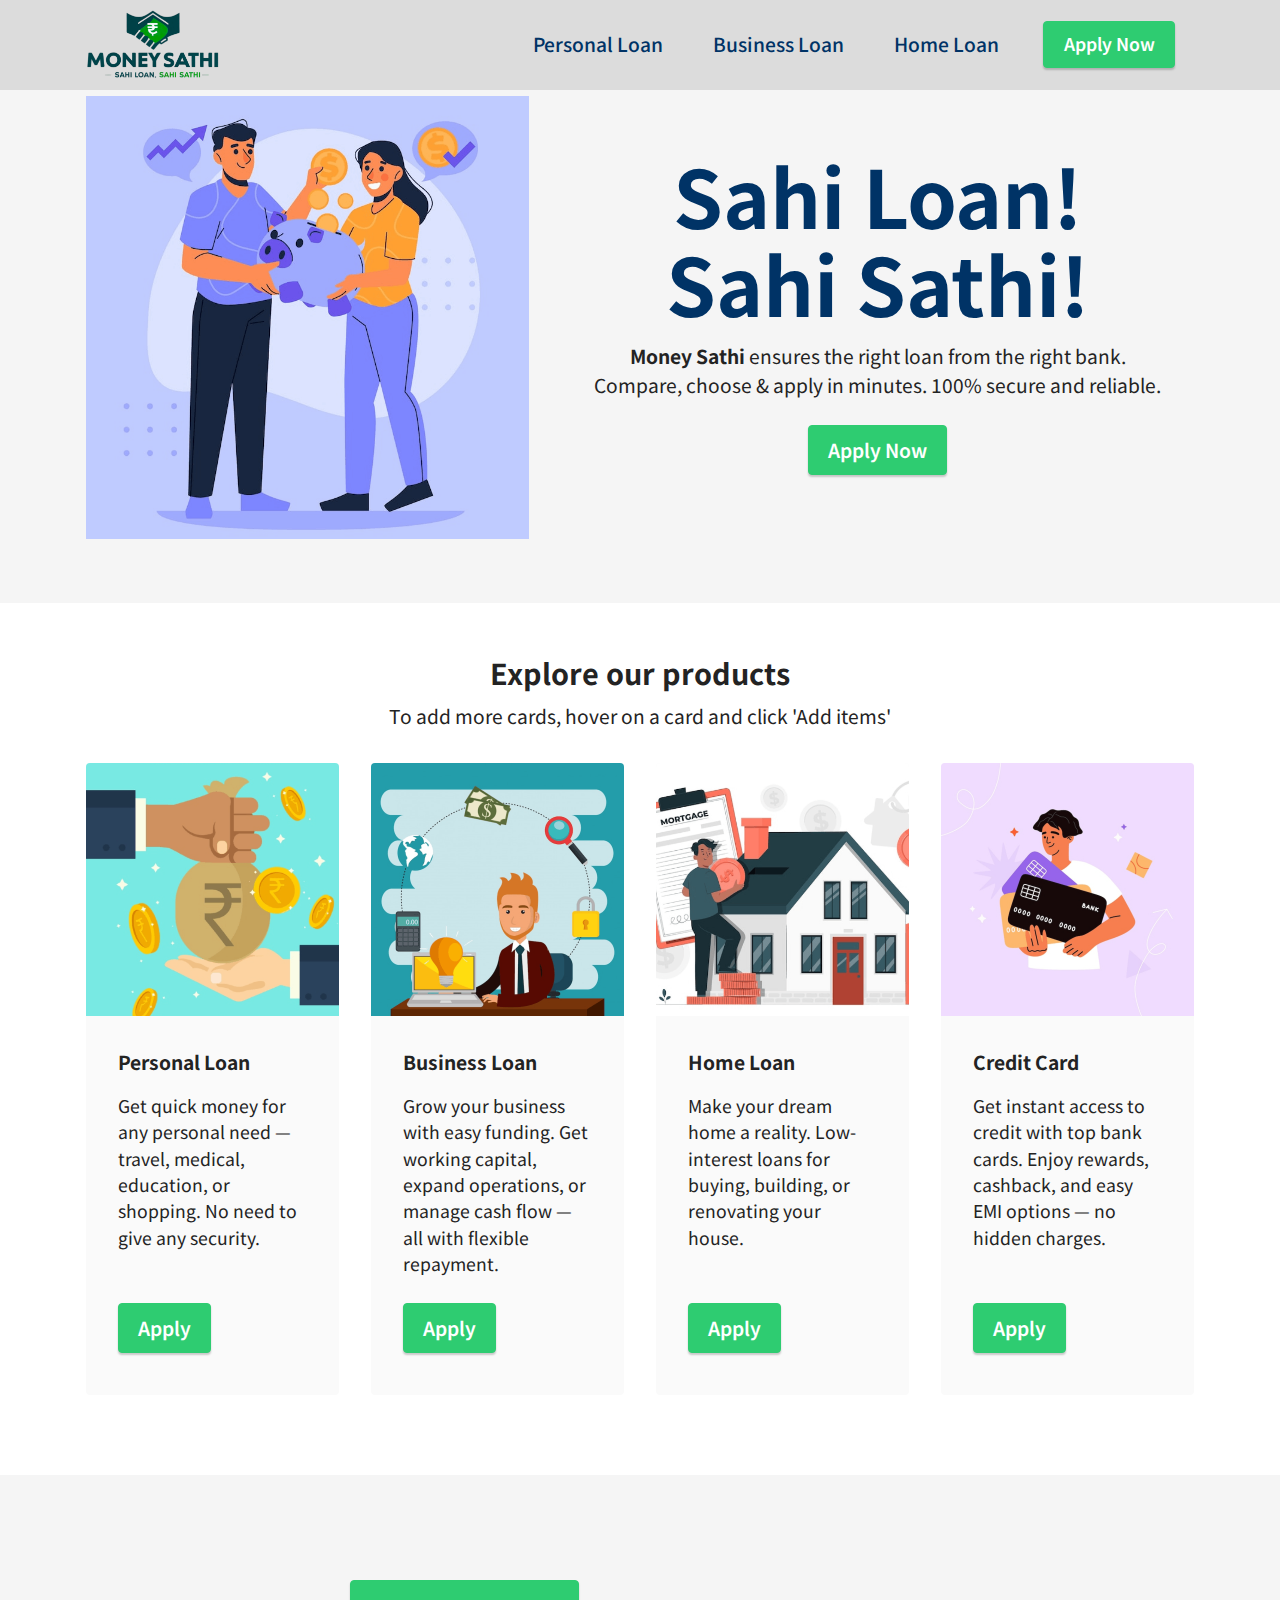
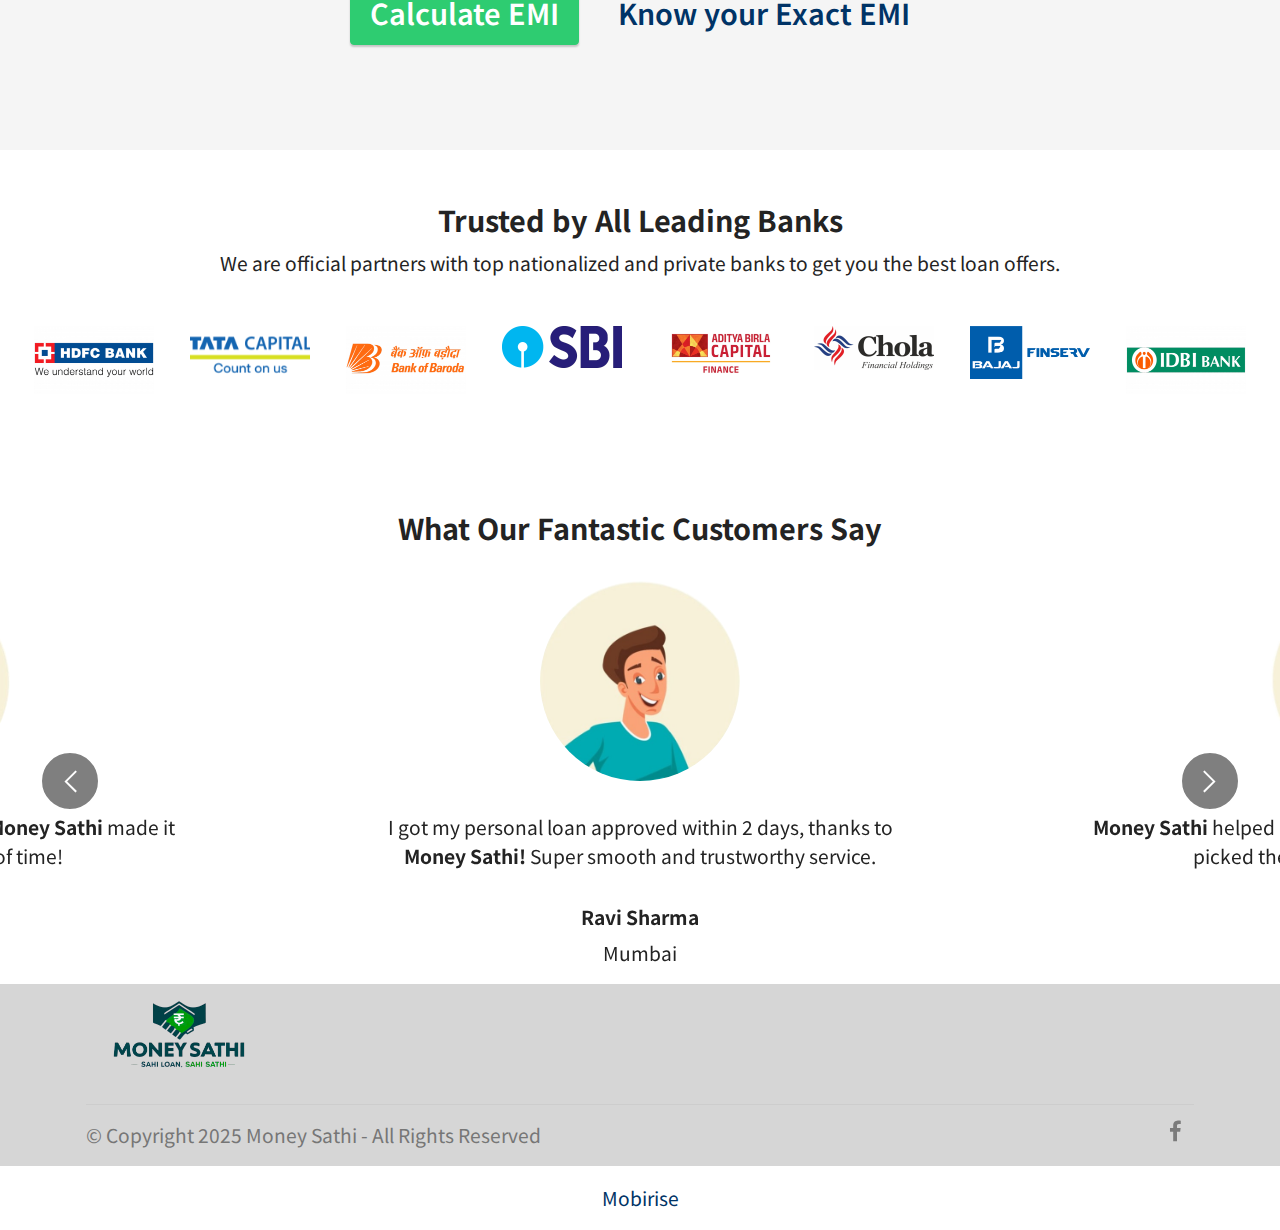
<file: index.html>
<!DOCTYPE html>
<html  >
<head>
  <!-- Site made with Mobirise Website Builder v6.0.5, https://mobirise.com -->
  <meta charset="UTF-8">
  <meta http-equiv="X-UA-Compatible" content="IE=edge">
  <meta name="generator" content="Mobirise v6.0.5, mobirise.com">
  <meta name="viewport" content="width=device-width, initial-scale=1, minimum-scale=1">
  <link rel="shortcut icon" href="assets/images/favicon.svg" type="image/x-icon">
  <meta name="description" content="">
  
  
  <title>Money Sathi</title>
  <link rel="stylesheet" href="assets/web/assets/mobirise-icons2/mobirise2.css">
  <link rel="stylesheet" href="assets/bootstrap/css/bootstrap.min.css">
  <link rel="stylesheet" href="assets/bootstrap/css/bootstrap-grid.min.css">
  <link rel="stylesheet" href="assets/bootstrap/css/bootstrap-reboot.min.css">
  <link rel="stylesheet" href="assets/dropdown/css/style.css">
  <link rel="stylesheet" href="assets/socicon/css/styles.css">
  <link rel="stylesheet" href="assets/theme/css/style.css">
  <link rel="preload" href="https://fonts.googleapis.com/css?family=Noto+Sans+JP:100,200,300,400,500,600,700,800,900&display=swap" as="style" onload="this.onload=null;this.rel='stylesheet'">
  <noscript><link rel="stylesheet" href="https://fonts.googleapis.com/css?family=Noto+Sans+JP:100,200,300,400,500,600,700,800,900&display=swap"></noscript>
  <link rel="preload" as="style" href="assets/mobirise/css/mbr-additional.css?v=coCOCZ"><link rel="stylesheet" href="assets/mobirise/css/mbr-additional.css?v=coCOCZ" type="text/css">

  
  
  
</head>
<body>
  
  <section data-bs-version="5.1" class="menu menu3 cid-sFAA5oUu2Y" once="menu" id="menu3-1">
    
    <nav class="navbar navbar-dropdown navbar-expand-lg">
        <div class="container">
            <div class="navbar-brand">
                <span class="navbar-logo">
                    <a href="https://moneysathi.in">
                        <img src="assets/images/money-sathi-logo.png" alt="Mobirise Website Builder" style="height: 4.3rem;">
                    </a>
                </span>
                
            </div>
            <button class="navbar-toggler" type="button" data-toggle="collapse" data-bs-toggle="collapse" data-target="#navbarSupportedContent" data-bs-target="#navbarSupportedContent" aria-controls="navbarNavAltMarkup" aria-expanded="false" aria-label="Toggle navigation">
                <div class="hamburger">
                    <span></span>
                    <span></span>
                    <span></span>
                    <span></span>
                </div>
            </button>
            <div class="collapse navbar-collapse" id="navbarSupportedContent">
                <ul class="navbar-nav nav-dropdown" data-app-modern-menu="true"><li class="nav-item"><a class="nav-link link text-primary display-7" href="https://forms.gle/mQazpL8ePftEpJFi7" target="_blank">Personal Loan</a></li>
                    <li class="nav-item"><a class="nav-link link text-primary display-7" href="https://forms.gle/mQazpL8ePftEpJFi7" target="_blank">Business Loan</a>
                    </li><li class="nav-item"><a class="nav-link link text-primary display-7" href="https://forms.gle/mQazpL8ePftEpJFi7" target="_blank">Home Loan</a></li></ul>
                
                <div class="navbar-buttons mbr-section-btn"><a class="btn btn-secondary display-4" href="https://forms.gle/mQazpL8ePftEpJFi7" target="_blank">Apply Now</a></div>
            </div>
        </div>
    </nav>
</section>

<section data-bs-version="5.1" class="header11 cid-uLL3B9uAzi" id="header11-b">

    

    
    

    <div class="container">
        <div class="row justify-content-center">
            <div class="col-12 col-md-5 image-wrapper">
                <img class="w-100" src="assets/images/hand-drawn-frugality-illustration-23-2150176787-740x740.png" alt="Mobirise Website Builder">
            </div>
            <div class="col-12 col-md">
                <div class="text-wrapper text-center">
                    <h1 class="mbr-section-title mbr-fonts-style mb-3 display-1"><strong>Sahi Loan! Sahi Sathi!</strong></h1>
                    <p class="mbr-text mbr-fonts-style display-7"><strong>
                        Money Sathi</strong> ensures the right loan from the right bank. Compare, choose &amp; apply in minutes. 100% secure and reliable.</p>
                    <div class="mbr-section-btn mt-3"><a class="btn btn-secondary display-7" href="https://forms.gle/mQazpL8ePftEpJFi7" target="_blank">Apply Now</a></div>
                </div>
            </div>
        </div>
    </div>
</section>

<section data-bs-version="5.1" class="features3 cid-uLKE5oY1SK" id="features3-2">
    
    
    <div class="container">
        <div class="mbr-section-head">
            <h4 class="mbr-section-title mbr-fonts-style align-center mb-0 display-5"><strong>Explore our products</strong></h4>
            <h5 class="mbr-section-subtitle mbr-fonts-style align-center mb-0 mt-2 display-7">To add more cards, hover on a card and
                click 'Add items'</h5>
        </div>
        <div class="row mt-4">
            <div class="item features-image col-12 col-md-6 col-lg-3">
                <div class="item-wrapper">
                    <div class="item-img">
                        <img src="assets/images/indian-rupee-investment-concept-23-2148005768-506x506.png" alt="PersonalLoanImage" data-slide-to="0" data-bs-slide-to="0">
                    </div>
                    <div class="item-content">
                        <h5 class="item-title mbr-fonts-style display-7"><strong>Personal Loan</strong></h5>
                        
                        <p class="mbr-text mbr-fonts-style mt-3 display-4">Get quick money for any personal need — travel, medical, education, or shopping. No need to give any security.</p>
                    </div>
                    <div class="mbr-section-btn item-footer mt-2"><a href="https://forms.gle/mQazpL8ePftEpJFi7" class="btn item-btn btn-secondary display-7" target="_blank">Apply</a></div>
                </div>
            </div>
            <div class="item features-image col-12 col-md-6 col-lg-3">
                <div class="item-wrapper">
                    <div class="item-img">
                        <img src="assets/images/businessman-office-with-e-mail-marketing-icons-24877-51291-506x506.png" alt="BusinessLoanImage" data-slide-to="1" data-bs-slide-to="1">
                    </div>
                    <div class="item-content">
                        <h5 class="item-title mbr-fonts-style display-7"><strong>Business Loan</strong></h5>
                        
                        <p class="mbr-text mbr-fonts-style mt-3 display-4">Grow your business with easy funding. Get working capital, expand operations, or manage cash flow — all with flexible repayment.</p>
                    </div>
                    <div class="mbr-section-btn item-footer mt-2"><a href="https://forms.gle/mQazpL8ePftEpJFi7" class="btn item-btn btn-secondary display-7" target="_blank">Apply</a></div>
                </div>
            </div>
            <div class="item features-image col-12 col-md-6 col-lg-3">
                <div class="item-wrapper">
                    <div class="item-img">
                        <img src="assets/images/mortgage-concept-illustration-114360-21884-696x464.png" alt="HomeLoanImage" data-slide-to="2" data-bs-slide-to="2">
                    </div>
                    <div class="item-content">
                        <h5 class="item-title mbr-fonts-style display-7"><strong>Home Loan</strong></h5>
                        
                        <p class="mbr-text mbr-fonts-style mt-3 display-4">Make your dream home a reality. Low-interest loans for buying, building, or renovating your house.<br></p>
                    </div>
                    <div class="mbr-section-btn item-footer mt-2"><a href="https://forms.gle/mQazpL8ePftEpJFi7" class="btn item-btn btn-secondary display-7" target="_blank">Apply</a></div>
                </div>
            </div><div class="item features-image col-12 col-md-6 col-lg-3">
                <div class="item-wrapper">
                    <div class="item-img">
                        <img src="assets/images/bezymannyj5-318237-460-506x506.png" alt="HomeLoanImage" data-slide-to="3" data-bs-slide-to="3">
                    </div>
                    <div class="item-content">
                        <h5 class="item-title mbr-fonts-style display-7"><strong>Credit Card</strong></h5>
                        
                        <p class="mbr-text mbr-fonts-style mt-3 display-4">Get instant access to credit with top bank cards. Enjoy rewards, cashback, and easy EMI options — no hidden charges.<br></p>
                    </div>
                    <div class="mbr-section-btn item-footer mt-2"><a href="https://forms.gle/mQazpL8ePftEpJFi7" class="btn item-btn btn-secondary display-7" target="_blank">Apply</a></div>
                </div>
            </div>
        </div>
    </div>
</section>

<section data-bs-version="5.1" class="content11 cid-uLKXAb0Ycc" id="content11-9">
    
    <div class="container">
        <div class="row justify-content-center">
            <div class="col-md-12 col-lg-10">
                <div class="mbr-section-btn align-center"><a class="btn btn-secondary display-5" href="https://emicalculator.net/" target="_blank">Calculate EMI<br></a>
                    <a class="btn btn-primary-outline display-5" href="">Know your Exact EMI</a></div>
            </div>
        </div>
    </div>
</section>

<section data-bs-version="5.1" class="clients1 cid-uLQtMAumLO" id="clients1-d">
    
    <div class="images-container container-fluid">
        <div class="mbr-section-head">
            <h3 class="mbr-section-title mbr-fonts-style align-center mb-0 display-5"><strong>Trusted by All Leading Banks</strong></h3>
            <h4 class="mbr-section-subtitle mbr-fonts-style align-center mb-0 mt-2 display-7">We are official partners with top nationalized and private banks to get you the best loan offers.</h4>
            
        </div>
        <div class="row justify-content-center mt-4">
            <div class="col-md-3 card">
                <img src="assets/images/hdfc-bank-logo-240x135.png" alt="Mobirise Website Builder">
            </div>
            <div class="col-md-3 card">
                <img src="assets/images/tatacapital.f2430836-1-240x240.png" alt="Mobirise Website Builder">
            </div>
            <div class="col-md-3 card">
                <img src="assets/images/bank-of-baroda-logo-240x135.png" alt="Mobirise Website Builder">
            </div>
            <div class="col-md-3 card">
                <img src="assets/images/sbi-logo-png1-240x84.png" alt="Mobirise Website Builder">
            </div>
            <div class="col-md-3 card">
                <img src="assets/images/abfl.cb809f8b-240x109.png" alt="Mobirise Website Builder">
            </div>
            <div class="col-md-3 card">
                <img src="assets/images/cholafhl-logo-240x88.png" alt="Mobirise Website Builder">
            </div>
            <div class="col-md-3 card">
                <img src="assets/images/bajaj.5cc788e7-240x105.png" alt="Mobirise Website Builder">
            </div>
            <div class="col-md-3 card">
                <img src="assets/images/idbi-bank-logo-240x135.png" alt="Mobirise Website Builder">
            </div>
        </div>
    </div>
</section>

<section data-bs-version="5.1" class="people5 mbr-embla cid-uLQv1h0Fse" id="people5-e">

    

    
    

    <div class="position-relative text-center">
        <h3 class="mb-4 mbr-fonts-style display-5">
            <strong>What Our Fantastic Customers Say</strong>
        </h3>

        <div class="embla" data-skip-snaps="true" data-align="center" data-loop="true" data-auto-play-interval="5" data-draggable="true">
            <div class="embla__viewport container-fluid">
                <div class="embla__container">
                    <div class="embla__slide slider-image item active" style="margin-left: 5rem; margin-right: 5rem;">
                        <div class="user">
                            <div class="user_image">
                                <div class="item-wrapper position-relative">
                                    <img src="assets/images/01-600x650.jpeg" alt="Mobirise Website Builder" data-slide-to="0" data-bs-slide-to="0">
                                </div>
                            </div>
                            <div class="user_text mb-4">
                                <p class="mbr-fonts-style display-7">
                                    I got my personal loan approved within 2 days, thanks to <strong>Money Sathi!</strong> Super smooth and trustworthy service.
                                </p>
                            </div>
                            <div class="user_name mbr-fonts-style mb-2 display-7"><strong>Ravi Sharma</strong></div>
                            <div class="user_desk mbr-fonts-style display-7">
                                Mumbai
                            </div>
                        </div>
                    </div>
                    <div class="embla__slide slider-image item" style="margin-left: 5rem; margin-right: 5rem;">
                        <div class="user">
                            <div class="user_image">
                                <div class="item-wrapper position-relative">
                                    <img src="assets/images/32-600x650.jpeg" alt="Mobirise Website Builder" data-slide-to="1" data-bs-slide-to="1">
                                </div>
                            </div>
                            <div class="user_text mb-4">
                                <p class="mbr-fonts-style display-7"><strong>
                                    Money Sathi</strong> helped me compare offers from multiple banks. I picked the best rate without any hassle!
                                </p>
                            </div>
                            <div class="user_name mbr-fonts-style mb-2 display-7"><strong>Neha Verma</strong></div>
                            <div class="user_desk mbr-fonts-style display-7">
                                Pune
                            </div>
                        </div>
                    </div>
                    <div class="embla__slide slider-image item" style="margin-left: 5rem; margin-right: 5rem;">
                        <div class="user">
                            <div class="user_image">
                                <div class="item-wrapper position-relative">
                                    <img src="assets/images/40-600x650.jpeg" alt="Mobirise Website Builder" data-slide-to="2" data-bs-slide-to="2">
                                </div>
                            </div>
                            <div class="user_text mb-4">
                                <p class="mbr-fonts-style display-7">
                                    Their team guided me through my home loan process like a true partner. Totally stress-free!
                                </p>
                            </div>
                            <div class="user_name mbr-fonts-style mb-2 display-7"><strong>&nbsp;Amit Singh</strong></div>
                            <div class="user_desk mbr-fonts-style display-7">
                                Delhi
                            </div>
                        </div>
                    </div><div class="embla__slide slider-image item" style="margin-left: 5rem; margin-right: 5rem;">
                        <div class="user">
                            <div class="user_image">
                                <div class="item-wrapper position-relative">
                                    <img src="assets/images/20-480x520.jpeg" alt="Mobirise Website Builder" data-slide-to="3" data-bs-slide-to="3">
                                </div>
                            </div>
                            <div class="user_text mb-4">
                                <p class="mbr-fonts-style display-7">
                                    Applied for a business loan and got quick approval. Their support was prompt and professional.
                                </p>
                            </div>
                            <div class="user_name mbr-fonts-style mb-2 display-7"><strong>Priya Mehta</strong></div>
                            <div class="user_desk mbr-fonts-style display-7">
                                Bengaluru
                            </div>
                        </div>
                    </div><div class="embla__slide slider-image item" style="margin-left: 5rem; margin-right: 5rem;">
                        <div class="user">
                            <div class="user_image">
                                <div class="item-wrapper position-relative">
                                    <img src="assets/images/71-480x520.jpeg" alt="Mobirise Website Builder" data-slide-to="4" data-bs-slide-to="4">
                                </div>
                            </div>
                            <div class="user_text mb-4">
                                <p class="mbr-fonts-style display-7">
                                    I didn’t know which bank to choose — <strong>Money Sathi </strong>made it simple and saved me a lot of time!
                                </p>
                            </div>
                            <div class="user_name mbr-fonts-style mb-2 display-7"><strong>Suresh Yadav</strong></div>
                            <div class="user_desk mbr-fonts-style display-7">
                                Jaipur
                            </div>
                        </div>
                    </div>
                </div>
            </div>
            <button class="embla__button embla__button--prev">
                <span class="mobi-mbri mobi-mbri-arrow-prev mbr-iconfont" aria-hidden="true"></span>
                <span class="sr-only visually-hidden visually-hidden">Previous</span>
            </button>
            <button class="embla__button embla__button--next">
                <span class="mobi-mbri mobi-mbri-arrow-next mbr-iconfont" aria-hidden="true"></span>
                <span class="sr-only visually-hidden visually-hidden">Next</span>
            </button>
        </div>
    </div>
</section>

<section data-bs-version="5.1" class="footer5 cid-uLL4KHu1HO" once="footers" id="footer5-c">

    

    

    <div class="container">
        <div class="media-container-row">
            <div class="col-md-2 col-6">
                <div class="media-wrap">
                    <a href="https://moneysathi.in/">
                        <img src="assets/images/money-sathi-logo.svg" alt="Mobirise Website Builder">
                    </a>
                </div>
            </div>
            <div class="col-10 col-6">
                <p class="mbr-text align-right links mbr-fonts-style display-7"></p>
            </div>
        </div>
        <!-- <div class="media-container-row">
            <div class="col-md-12"> -->
        <div class="footer-lower">
            <div class="media-container-row">
                <div class="col-md-12">
                    <hr>
                </div>
            </div>
            <div class="media-container-row">
                <div class="col-md-6 copyright">
                    <p class="mbr-text mbr-fonts-style display-7">
                        © Copyright 2025 Money Sathi - All Rights Reserved
                    </p>
                </div>
                <div class="col-md-6">
                    <div class="social-list align-right">
                        <div class="soc-item">
                            <a href="https://twitter.com/mobirise" target="_blank">
                                <span class="mbr-iconfont mbr-iconfont-social socicon-facebook socicon"></span>
                            </a>
                        </div>
                        
                        
                        
                        
                        
                    </div>
                </div>
            </div>
            <!-- </div>
            </div> -->
        </div>

    </div>
</section><section class="display-7" style="padding: 0;align-items: center;justify-content: center;flex-wrap: wrap;    align-content: center;display: flex;position: relative;height: 4rem;"><a href="https://mobiri.se/" style="flex: 1 1;height: 4rem;position: absolute;width: 100%;z-index: 1;"><img alt="" style="height: 4rem;" src="[data-uri]"></a><p style="margin: 0;text-align: center;" class="display-7">&#8204;</p><a style="z-index:1" href="https://mobirise.com">Mobirise </a></section><script src="assets/bootstrap/js/bootstrap.bundle.min.js"></script>  <script src="assets/smoothscroll/smooth-scroll.js"></script>  <script src="assets/ytplayer/index.js"></script>  <script src="assets/dropdown/js/navbar-dropdown.js"></script>  <script src="assets/embla/embla.min.js"></script>  <script src="assets/embla/script.js"></script>  <script src="assets/theme/js/script.js"></script>  
  
  
</body>
</html>
</file>
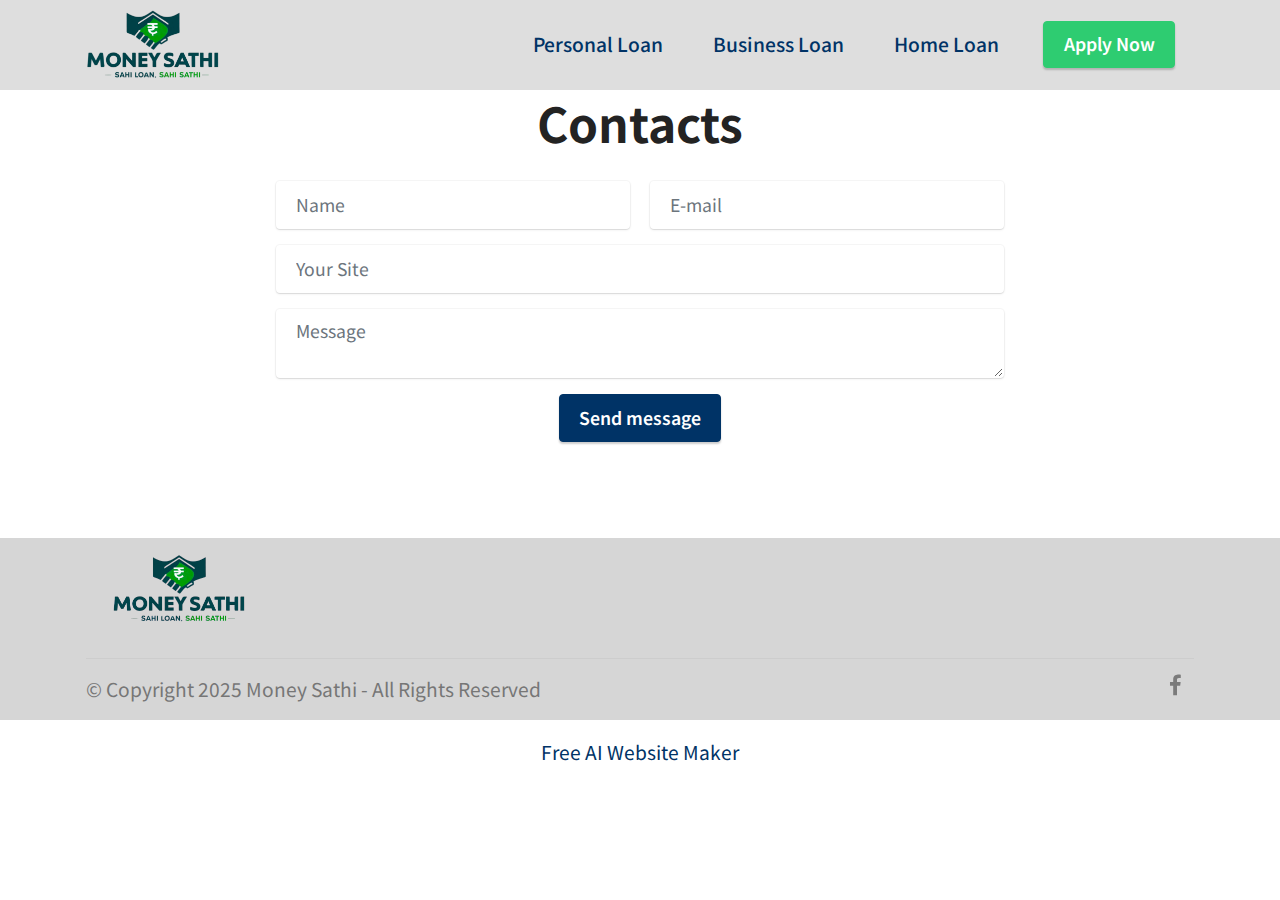
<file: page1.html>
<!DOCTYPE html>
<html  >
<head>
  <!-- Site made with Mobirise Website Builder v6.0.5, https://mobirise.com -->
  <meta charset="UTF-8">
  <meta http-equiv="X-UA-Compatible" content="IE=edge">
  <meta name="generator" content="Mobirise v6.0.5, mobirise.com">
  <meta name="viewport" content="width=device-width, initial-scale=1, minimum-scale=1">
  <link rel="shortcut icon" href="assets/images/favicon.svg" type="image/x-icon">
  <meta name="description" content="">
  
  
  <title>Personal Loan Form</title>
  <link rel="stylesheet" href="assets/bootstrap/css/bootstrap.min.css">
  <link rel="stylesheet" href="assets/bootstrap/css/bootstrap-grid.min.css">
  <link rel="stylesheet" href="assets/bootstrap/css/bootstrap-reboot.min.css">
  <link rel="stylesheet" href="assets/dropdown/css/style.css">
  <link rel="stylesheet" href="assets/socicon/css/styles.css">
  <link rel="stylesheet" href="assets/theme/css/style.css">
  <link rel="preload" href="https://fonts.googleapis.com/css?family=Noto+Sans+JP:100,200,300,400,500,600,700,800,900&display=swap" as="style" onload="this.onload=null;this.rel='stylesheet'">
  <noscript><link rel="stylesheet" href="https://fonts.googleapis.com/css?family=Noto+Sans+JP:100,200,300,400,500,600,700,800,900&display=swap"></noscript>
  <link rel="preload" as="style" href="assets/mobirise/css/mbr-additional.css?v=U8E2WI"><link rel="stylesheet" href="assets/mobirise/css/mbr-additional.css?v=U8E2WI" type="text/css">

  
  
  
</head>
<body>
  
  <section data-bs-version="5.1" class="menu menu3 cid-sFAA5oUu2Y" once="menu" id="menu3-5">
    
    <nav class="navbar navbar-dropdown navbar-expand-lg">
        <div class="container">
            <div class="navbar-brand">
                <span class="navbar-logo">
                    <a href="https://moneysathi.in">
                        <img src="assets/images/money-sathi-logo.png" alt="Mobirise Website Builder" style="height: 4.3rem;">
                    </a>
                </span>
                
            </div>
            <button class="navbar-toggler" type="button" data-toggle="collapse" data-bs-toggle="collapse" data-target="#navbarSupportedContent" data-bs-target="#navbarSupportedContent" aria-controls="navbarNavAltMarkup" aria-expanded="false" aria-label="Toggle navigation">
                <div class="hamburger">
                    <span></span>
                    <span></span>
                    <span></span>
                    <span></span>
                </div>
            </button>
            <div class="collapse navbar-collapse" id="navbarSupportedContent">
                <ul class="navbar-nav nav-dropdown" data-app-modern-menu="true"><li class="nav-item"><a class="nav-link link text-primary display-7" href="https://forms.gle/mQazpL8ePftEpJFi7" target="_blank">Personal Loan</a></li>
                    <li class="nav-item"><a class="nav-link link text-primary display-7" href="https://forms.gle/mQazpL8ePftEpJFi7" target="_blank">Business Loan</a>
                    </li><li class="nav-item"><a class="nav-link link text-primary display-7" href="https://forms.gle/mQazpL8ePftEpJFi7" target="_blank">Home Loan</a></li></ul>
                
                <div class="navbar-buttons mbr-section-btn"><a class="btn btn-secondary display-4" href="https://docs.google.com/document/d/1xA9y5DFJaiHzHAN4exOK40lg8saxIvnXDWttKit3ZA0/edit?usp=sharing" target="_blank">Apply Now</a></div>
            </div>
        </div>
    </nav>
</section>

<section data-bs-version="5.1" class="form5 cid-uLKTY5livg" id="form5-7">
    
    
    <div class="container">
        <div class="mbr-section-head">
            <h3 class="mbr-section-title mbr-fonts-style align-center mb-0 display-2">
                <strong>Contacts</strong>
            </h3>
            
        </div>
        <div class="row justify-content-center mt-4">
            <div class="col-lg-8 mx-auto mbr-form" data-form-type="formoid">
                <form action="https://mobirise.eu/" method="POST" class="mbr-form form-with-styler" data-form-title="Form Name"><input type="hidden" name="email" data-form-email="true" value="v9ZyvEMOXRojZuEFk63yGzMOBXrMMDtCmn8dBCLqtSkN3A0T/4GIncSdOnmqwjHWdzRbKYOUvzROuoa7T1tYv4sRm/7axpI69LOZ9vvwGGMlKlwzAH2k7b2K+A7yJTSx">
                    <div class="row">
                        <div hidden="hidden" data-form-alert="" class="alert alert-success col-12">Thanks for filling out the form!</div>
                        <div hidden="hidden" data-form-alert-danger="" class="alert alert-danger col-12">
                            Oops...! some problem!
                        </div>
                    </div>
                    <div class="dragArea row">
                        <div class="col-md col-sm-12 form-group mb-3" data-for="name">
                            <input type="text" name="name" placeholder="Name" data-form-field="name" class="form-control" value="" id="name-form5-7">
                        </div>
                        <div class="col-md col-sm-12 form-group mb-3" data-for="email">
                            <input type="email" name="email" placeholder="E-mail" data-form-field="email" class="form-control" value="" id="email-form5-7">
                        </div>
                        <div class="col-12 form-group mb-3" data-for="url">
                            <input type="url" name="url" placeholder="Your Site" data-form-field="url" class="form-control" value="" id="url-form5-7">
                        </div>
                        <div class="col-12 form-group mb-3" data-for="textarea">
                            <textarea name="textarea" placeholder="Message" data-form-field="textarea" class="form-control" id="textarea-form5-7"></textarea>
                        </div>
                        <div class="col-lg-12 col-md-12 col-sm-12 align-center mbr-section-btn">
                            <button type="submit" class="btn btn-primary display-4">Send message</button>
                        </div>
                    </div>
                </form>
            </div>
        </div>
    </div>
</section>

<section data-bs-version="5.1" class="footer5 cid-uLL4KHu1HO" once="footers" id="footer5-c">

    

    

    <div class="container">
        <div class="media-container-row">
            <div class="col-md-2 col-6">
                <div class="media-wrap">
                    <a href="https://moneysathi.in/">
                        <img src="assets/images/money-sathi-logo.svg" alt="Mobirise Website Builder">
                    </a>
                </div>
            </div>
            <div class="col-10 col-6">
                <p class="mbr-text align-right links mbr-fonts-style display-7"></p>
            </div>
        </div>
        <!-- <div class="media-container-row">
            <div class="col-md-12"> -->
        <div class="footer-lower">
            <div class="media-container-row">
                <div class="col-md-12">
                    <hr>
                </div>
            </div>
            <div class="media-container-row">
                <div class="col-md-6 copyright">
                    <p class="mbr-text mbr-fonts-style display-7">
                        © Copyright 2025 Money Sathi - All Rights Reserved
                    </p>
                </div>
                <div class="col-md-6">
                    <div class="social-list align-right">
                        <div class="soc-item">
                            <a href="https://twitter.com/mobirise" target="_blank">
                                <span class="mbr-iconfont mbr-iconfont-social socicon-facebook socicon"></span>
                            </a>
                        </div>
                        
                        
                        
                        
                        
                    </div>
                </div>
            </div>
            <!-- </div>
            </div> -->
        </div>

    </div>
</section><section class="display-7" style="padding: 0;align-items: center;justify-content: center;flex-wrap: wrap;    align-content: center;display: flex;position: relative;height: 4rem;"><a href="https://mobiri.se/" style="flex: 1 1;height: 4rem;position: absolute;width: 100%;z-index: 1;"><img alt="" style="height: 4rem;" src="[data-uri]"></a><p style="margin: 0;text-align: center;" class="display-7">&#8204;</p><a style="z-index:1" href="https://mobirise.com/builder/ai-website-maker.html">Free AI Website Maker</a></section><script src="assets/bootstrap/js/bootstrap.bundle.min.js"></script>  <script src="assets/smoothscroll/smooth-scroll.js"></script>  <script src="assets/ytplayer/index.js"></script>  <script src="assets/dropdown/js/navbar-dropdown.js"></script>  <script src="assets/theme/js/script.js"></script>  <script src="assets/formoid/formoid.min.js"></script>  
  
  
</body>
</html>
</file>
<file: assets/web/assets/mobirise-icons2/mobirise2.css>
@font-face {
  font-family: 'Moririse2';
  font-display: swap;
  src:  url('mobirise2.eot?f2bix4');
  src:  url('mobirise2.eot?f2bix4#iefix') format('embedded-opentype'),
    url('mobirise2.ttf?f2bix4') format('truetype'),
    url('mobirise2.woff?f2bix4') format('woff'),
    url('mobirise2.svg?f2bix4#mobirise2') format('svg');
  font-weight: normal;
  font-style: normal;
}

[class^="mobi-"], [class*=" mobi-"] {
  /* use !important to prevent issues with browser extensions that change fonts */
  font-family: 'Moririse2' !important;
  speak: none;
  font-style: normal;
  font-weight: normal;
  font-variant: normal;
  text-transform: none;
  line-height: 1;

  /* Better Font Rendering =========== */
  -webkit-font-smoothing: antialiased;
  -moz-osx-font-smoothing: grayscale;
}

.mobi-mbri-add-submenu:before {
  content: "\e900";
}
.mobi-mbri-alert:before {
  content: "\e901";
}
.mobi-mbri-align-center:before {
  content: "\e902";
}
.mobi-mbri-align-justify:before {
  content: "\e903";
}
.mobi-mbri-align-left:before {
  content: "\e904";
}
.mobi-mbri-align-right:before {
  content: "\e905";
}
.mobi-mbri-android:before {
  content: "\e906";
}
.mobi-mbri-apple:before {
  content: "\e907";
}
.mobi-mbri-arrow-down:before {
  content: "\e908";
}
.mobi-mbri-arrow-next:before {
  content: "\e909";
}
.mobi-mbri-arrow-prev:before {
  content: "\e90a";
}
.mobi-mbri-arrow-up:before {
  content: "\e90b";
}
.mobi-mbri-bold:before {
  content: "\e90c";
}
.mobi-mbri-bookmark:before {
  content: "\e90d";
}
.mobi-mbri-bootstrap:before {
  content: "\e90e";
}
.mobi-mbri-briefcase:before {
  content: "\e90f";
}
.mobi-mbri-browse:before {
  content: "\e910";
}
.mobi-mbri-bulleted-list:before {
  content: "\e911";
}
.mobi-mbri-calendar:before {
  content: "\e912";
}
.mobi-mbri-camera:before {
  content: "\e913";
}
.mobi-mbri-cart-add:before {
  content: "\e914";
}
.mobi-mbri-cart-full:before {
  content: "\e915";
}
.mobi-mbri-cash:before {
  content: "\e916";
}
.mobi-mbri-change-style:before {
  content: "\e917";
}
.mobi-mbri-chat:before {
  content: "\e918";
}
.mobi-mbri-clock:before {
  content: "\e919";
}
.mobi-mbri-close:before {
  content: "\e91a";
}
.mobi-mbri-cloud:before {
  content: "\e91b";
}
.mobi-mbri-code:before {
  content: "\e91c";
}
.mobi-mbri-contact-form:before {
  content: "\e91d";
}
.mobi-mbri-credit-card:before {
  content: "\e91e";
}
.mobi-mbri-cursor-click:before {
  content: "\e91f";
}
.mobi-mbri-cust-feedback:before {
  content: "\e920";
}
.mobi-mbri-database:before {
  content: "\e921";
}
.mobi-mbri-delivery:before {
  content: "\e922";
}
.mobi-mbri-desktop:before {
  content: "\e923";
}
.mobi-mbri-devices:before {
  content: "\e924";
}
.mobi-mbri-down:before {
  content: "\e925";
}
.mobi-mbri-download-2:before {
  content: "\e926";
}
.mobi-mbri-download:before {
  content: "\e927";
}
.mobi-mbri-drag-n-drop-2:before {
  content: "\e928";
}
.mobi-mbri-drag-n-drop:before {
  content: "\e929";
}
.mobi-mbri-edit-2:before {
  content: "\e92a";
}
.mobi-mbri-edit:before {
  content: "\e92b";
}
.mobi-mbri-error:before {
  content: "\e92c";
}
.mobi-mbri-extension:before {
  content: "\e92d";
}
.mobi-mbri-features:before {
  content: "\e92e";
}
.mobi-mbri-file:before {
  content: "\e92f";
}
.mobi-mbri-flag:before {
  content: "\e930";
}
.mobi-mbri-folder:before {
  content: "\e931";
}
.mobi-mbri-gift:before {
  content: "\e932";
}
.mobi-mbri-github:before {
  content: "\e933";
}
.mobi-mbri-globe-2:before {
  content: "\e934";
}
.mobi-mbri-globe:before {
  content: "\e935";
}
.mobi-mbri-growing-chart:before {
  content: "\e936";
}
.mobi-mbri-hearth:before {
  content: "\e937";
}
.mobi-mbri-help:before {
  content: "\e938";
}
.mobi-mbri-home:before {
  content: "\e939";
}
.mobi-mbri-hot-cup:before {
  content: "\e93a";
}
.mobi-mbri-idea:before {
  content: "\e93b";
}
.mobi-mbri-image-gallery:before {
  content: "\e93c";
}
.mobi-mbri-image-slider:before {
  content: "\e93d";
}
.mobi-mbri-info:before {
  content: "\e93e";
}
.mobi-mbri-italic:before {
  content: "\e93f";
}
.mobi-mbri-key:before {
  content: "\e940";
}
.mobi-mbri-laptop:before {
  content: "\e941";
}
.mobi-mbri-layers:before {
  content: "\e942";
}
.mobi-mbri-left-right:before {
  content: "\e943";
}
.mobi-mbri-left:before {
  content: "\e944";
}
.mobi-mbri-letter:before {
  content: "\e945";
}
.mobi-mbri-like:before {
  content: "\e946";
}
.mobi-mbri-link:before {
  content: "\e947";
}
.mobi-mbri-lock:before {
  content: "\e948";
}
.mobi-mbri-login:before {
  content: "\e949";
}
.mobi-mbri-logout:before {
  content: "\e94a";
}
.mobi-mbri-magic-stick:before {
  content: "\e94b";
}
.mobi-mbri-map-pin:before {
  content: "\e94c";
}
.mobi-mbri-menu:before {
  content: "\e94d";
}
.mobi-mbri-mobile-2:before {
  content: "\e94e";
}
.mobi-mbri-mobile-horizontal:before {
  content: "\e94f";
}
.mobi-mbri-mobile:before {
  content: "\e950";
}
.mobi-mbri-mobirise:before {
  content: "\e951";
}
.mobi-mbri-more-horizontal:before {
  content: "\e952";
}
.mobi-mbri-more-vertical:before {
  content: "\e953";
}
.mobi-mbri-music:before {
  content: "\e954";
}
.mobi-mbri-new-file:before {
  content: "\e955";
}
.mobi-mbri-numbered-list:before {
  content: "\e956";
}
.mobi-mbri-opened-folder:before {
  content: "\e957";
}
.mobi-mbri-pages:before {
  content: "\e958";
}
.mobi-mbri-paper-plane:before {
  content: "\e959";
}
.mobi-mbri-paperclip:before {
  content: "\e95a";
}
.mobi-mbri-phone:before {
  content: "\e95b";
}
.mobi-mbri-photo:before {
  content: "\e95c";
}
.mobi-mbri-photos:before {
  content: "\e95d";
}
.mobi-mbri-pin:before {
  content: "\e95e";
}
.mobi-mbri-play:before {
  content: "\e95f";
}
.mobi-mbri-plus:before {
  content: "\e960";
}
.mobi-mbri-preview:before {
  content: "\e961";
}
.mobi-mbri-print:before {
  content: "\e962";
}
.mobi-mbri-protect:before {
  content: "\e963";
}
.mobi-mbri-question:before {
  content: "\e964";
}
.mobi-mbri-quote-left:before {
  content: "\e965";
}
.mobi-mbri-quote-right:before {
  content: "\e966";
}
.mobi-mbri-redo:before {
  content: "\e967";
}
.mobi-mbri-refresh:before {
  content: "\e968";
}
.mobi-mbri-responsive-2:before {
  content: "\e969";
}
.mobi-mbri-responsive:before {
  content: "\e96a";
}
.mobi-mbri-right:before {
  content: "\e96b";
}
.mobi-mbri-rocket:before {
  content: "\e96c";
}
.mobi-mbri-sad-face:before {
  content: "\e96d";
}
.mobi-mbri-sale:before {
  content: "\e96e";
}
.mobi-mbri-save:before {
  content: "\e96f";
}
.mobi-mbri-search:before {
  content: "\e970";
}
.mobi-mbri-setting-2:before {
  content: "\e971";
}
.mobi-mbri-setting-3:before {
  content: "\e972";
}
.mobi-mbri-setting:before {
  content: "\e973";
}
.mobi-mbri-share:before {
  content: "\e974";
}
.mobi-mbri-shopping-bag:before {
  content: "\e975";
}
.mobi-mbri-shopping-basket:before {
  content: "\e976";
}
.mobi-mbri-shopping-cart:before {
  content: "\e977";
}
.mobi-mbri-sites:before {
  content: "\e978";
}
.mobi-mbri-smile-face:before {
  content: "\e979";
}
.mobi-mbri-speed:before {
  content: "\e97a";
}
.mobi-mbri-star:before {
  content: "\e97b";
}
.mobi-mbri-success:before {
  content: "\e97c";
}
.mobi-mbri-sun:before {
  content: "\e97d";
}
.mobi-mbri-sun2:before {
  content: "\e97e";
}
.mobi-mbri-tablet-vertical:before {
  content: "\e97f";
}
.mobi-mbri-tablet:before {
  content: "\e980";
}
.mobi-mbri-target:before {
  content: "\e981";
}
.mobi-mbri-timer:before {
  content: "\e982";
}
.mobi-mbri-to-ftp:before {
  content: "\e983";
}
.mobi-mbri-to-local-drive:before {
  content: "\e984";
}
.mobi-mbri-touch-swipe:before {
  content: "\e985";
}
.mobi-mbri-touch:before {
  content: "\e986";
}
.mobi-mbri-trash:before {
  content: "\e987";
}
.mobi-mbri-underline:before {
  content: "\e988";
}
.mobi-mbri-undo:before {
  content: "\e989";
}
.mobi-mbri-unlink:before {
  content: "\e98a";
}
.mobi-mbri-unlock:before {
  content: "\e98b";
}
.mobi-mbri-up-down:before {
  content: "\e98c";
}
.mobi-mbri-up:before {
  content: "\e98d";
}
.mobi-mbri-update:before {
  content: "\e98e";
}
.mobi-mbri-upload-2:before {
  content: "\e98f";
}
.mobi-mbri-upload:before {
  content: "\e990";
}
.mobi-mbri-user-2:before {
  content: "\e991";
}
.mobi-mbri-user:before {
  content: "\e992";
}
.mobi-mbri-users:before {
  content: "\e993";
}
.mobi-mbri-video-play:before {
  content: "\e994";
}
.mobi-mbri-video:before {
  content: "\e995";
}
.mobi-mbri-watch:before {
  content: "\e996";
}
.mobi-mbri-website-theme-2:before {
  content: "\e997";
}
.mobi-mbri-website-theme:before {
  content: "\e998";
}
.mobi-mbri-wifi:before {
  content: "\e999";
}
.mobi-mbri-windows:before {
  content: "\e99a";
}
.mobi-mbri-zoom-in:before {
  content: "\e99b";
}
.mobi-mbri-zoom-out:before {
  content: "\e99c";
}
</file>
<file: assets/dropdown/css/style.css>
.navbar-dropdown {
  left: 0;
  padding: 0;
  position: absolute;
  right: 0;
  top: 0;
  transition: all 0.45s ease;
  z-index: 1030;
  background: #282828; }
  .navbar-dropdown .navbar-logo {
    margin-right: 0.8rem;
    transition: margin 0.3s ease-in-out;
    vertical-align: middle; }
    .navbar-dropdown .navbar-logo img {
      height: 3.125rem;
      transition: all 0.3s ease-in-out; }
    .navbar-dropdown .navbar-logo.mbr-iconfont {
      font-size: 3.125rem;
      line-height: 3.125rem; }
  .navbar-dropdown .navbar-caption {
    font-weight: 700;
    white-space: normal;
    vertical-align: -4px;
    line-height: 3.125rem !important; }
    .navbar-dropdown .navbar-caption, .navbar-dropdown .navbar-caption:hover {
      color: inherit;
      text-decoration: none; }
  .navbar-dropdown .mbr-iconfont + .navbar-caption {
    vertical-align: -1px; }
  .navbar-dropdown.navbar-fixed-top {
    position: fixed; }
  .navbar-dropdown .navbar-brand span {
    vertical-align: -4px; }
  .navbar-dropdown.bg-color.transparent {
    background: none; }
  .navbar-dropdown.navbar-short .navbar-brand {
    padding: 0.625rem 0; }
    .navbar-dropdown.navbar-short .navbar-brand span {
      vertical-align: -1px; }
  .navbar-dropdown.navbar-short .navbar-caption {
    line-height: 2.375rem !important;
    vertical-align: -2px; }
  .navbar-dropdown.navbar-short .navbar-logo {
    margin-right: 0.5rem; }
    .navbar-dropdown.navbar-short .navbar-logo img {
      height: 2.375rem; }
    .navbar-dropdown.navbar-short .navbar-logo.mbr-iconfont {
      font-size: 2.375rem;
      line-height: 2.375rem; }
  .navbar-dropdown.navbar-short .mbr-table-cell {
    height: 3.625rem; }
  .navbar-dropdown .navbar-close {
    left: 0.6875rem;
    position: fixed;
    top: 0.75rem;
    z-index: 1000; }
  .navbar-dropdown .hamburger-icon {
    content: "";
    display: inline-block;
    vertical-align: middle;
    width: 16px;
    -webkit-box-shadow: 0 -6px 0 1px #282828,0 0 0 1px #282828,0 6px 0 1px #282828;
    -moz-box-shadow: 0 -6px 0 1px #282828,0 0 0 1px #282828,0 6px 0 1px #282828;
    box-shadow: 0 -6px 0 1px #282828,0 0 0 1px #282828,0 6px 0 1px #282828; }

.dropdown-menu .dropdown-toggle[data-toggle="dropdown-submenu"]::after {
  border-bottom: 0.35em solid transparent;
  border-left: 0.35em solid;
  border-right: 0;
  border-top: 0.35em solid transparent;
  margin-left: 0.3rem; }

.dropdown-menu .dropdown-item:focus {
  outline: 0; }

.nav-dropdown {
  font-size: 0.75rem;
  font-weight: 500;
  height: auto !important; }
  .nav-dropdown .nav-btn {
    padding-left: 1rem; }
  .nav-dropdown .link {
    margin: .667em 1.667em;
    font-weight: 500;
    padding: 0;
    transition: color .2s ease-in-out; }
    .nav-dropdown .link.dropdown-toggle {
      margin-right: 2.583em; }
      .nav-dropdown .link.dropdown-toggle::after {
        margin-left: .25rem;
        border-top: 0.35em solid;
        border-right: 0.35em solid transparent;
        border-left: 0.35em solid transparent;
        border-bottom: 0; }
      .nav-dropdown .link.dropdown-toggle[aria-expanded="true"] {
        margin: 0;
        padding: 0.667em 3.263em  0.667em 1.667em; }
  .nav-dropdown .link::after,
  .nav-dropdown .dropdown-item::after {
    color: inherit; }
  .nav-dropdown .btn {
    font-size: 0.75rem;
    font-weight: 700;
    letter-spacing: 0;
    margin-bottom: 0;
    padding-left: 1.25rem;
    padding-right: 1.25rem; }
  .nav-dropdown .dropdown-menu {
    border-radius: 0;
    border: 0;
    left: 0;
    margin: 0;
    padding-bottom: 1.25rem;
    padding-top: 1.25rem;
    position: relative; }
  .nav-dropdown .dropdown-submenu {
    margin-left: 0.125rem;
    top: 0; }
  .nav-dropdown .dropdown-item {
    font-weight: 500;
    line-height: 2;
    padding: 0.3846em 4.615em 0.3846em 1.5385em;
    position: relative;
    transition: color .2s ease-in-out, background-color .2s ease-in-out; }
    .nav-dropdown .dropdown-item::after {
      margin-top: -0.3077em;
      position: absolute;
      right: 1.1538em;
      top: 50%; }
    .nav-dropdown .dropdown-item:focus, .nav-dropdown .dropdown-item:hover {
      background: none; }

@media (max-width: 767px) {
  .nav-dropdown.navbar-toggleable-sm {
    bottom: 0;
    display: none;
    left: 0;
    overflow-x: hidden;
    position: fixed;
    top: 0;
    transform: translateX(-100%);
    -ms-transform: translateX(-100%);
    -webkit-transform: translateX(-100%);
    width: 18.75rem;
    z-index: 999; } }
.nav-dropdown.navbar-toggleable-xl {
  bottom: 0;
  display: none;
  left: 0;
  overflow-x: hidden;
  position: fixed;
  top: 0;
  transform: translateX(-100%);
  -ms-transform: translateX(-100%);
  -webkit-transform: translateX(-100%);
  width: 18.75rem;
  z-index: 999; }

.nav-dropdown-sm {
  display: block !important;
  overflow-x: hidden;
  overflow: auto;
  padding-top: 3.875rem; }
  .nav-dropdown-sm::after {
    content: "";
    display: block;
    height: 3rem;
    width: 100%; }
  .nav-dropdown-sm.collapse.in ~ .navbar-close {
    display: block !important; }
  .nav-dropdown-sm.collapsing, .nav-dropdown-sm.collapse.in {
    transform: translateX(0);
    -ms-transform: translateX(0);
    -webkit-transform: translateX(0);
    transition: all 0.25s ease-out;
    -webkit-transition: all 0.25s ease-out;
    background: #282828; }
  .nav-dropdown-sm.collapsing[aria-expanded="false"] {
    transform: translateX(-100%);
    -ms-transform: translateX(-100%);
    -webkit-transform: translateX(-100%); }
  .nav-dropdown-sm .nav-item {
    display: block;
    margin-left: 0 !important;
    padding-left: 0; }
  .nav-dropdown-sm .link,
  .nav-dropdown-sm .dropdown-item {
    border-top: 1px dotted rgba(255, 255, 255, 0.1);
    font-size: 0.8125rem;
    line-height: 1.6;
    margin: 0 !important;
    padding: 0.875rem 2.4rem 0.875rem 1.5625rem !important;
    position: relative;
    white-space: normal; }
    .nav-dropdown-sm .link:focus, .nav-dropdown-sm .link:hover,
    .nav-dropdown-sm .dropdown-item:focus,
    .nav-dropdown-sm .dropdown-item:hover {
      background: rgba(0, 0, 0, 0.2) !important;
      color: #c0a375; }
  .nav-dropdown-sm .nav-btn {
    position: relative;
    padding: 1.5625rem 1.5625rem 0 1.5625rem; }
    .nav-dropdown-sm .nav-btn::before {
      border-top: 1px dotted rgba(255, 255, 255, 0.1);
      content: "";
      left: 0;
      position: absolute;
      top: 0;
      width: 100%; }
    .nav-dropdown-sm .nav-btn + .nav-btn {
      padding-top: 0.625rem; }
      .nav-dropdown-sm .nav-btn + .nav-btn::before {
        display: none; }
  .nav-dropdown-sm .btn {
    padding: 0.625rem 0; }
  .nav-dropdown-sm .dropdown-toggle[data-toggle="dropdown-submenu"]::after {
    margin-left: .25rem;
    border-top: 0.35em solid;
    border-right: 0.35em solid transparent;
    border-left: 0.35em solid transparent;
    border-bottom: 0; }
  .nav-dropdown-sm .dropdown-toggle[data-toggle="dropdown-submenu"][aria-expanded="true"]::after {
    border-top: 0;
    border-right: 0.35em solid transparent;
    border-left: 0.35em solid transparent;
    border-bottom: 0.35em solid; }
  .nav-dropdown-sm .dropdown-menu {
    margin: 0;
    padding: 0;
    position: relative;
    top: 0;
    left: 0;
    width: 100%;
    border: 0;
    float: none;
    border-radius: 0;
    background: none; }
  .nav-dropdown-sm .dropdown-submenu {
    left: 100%;
    margin-left: 0.125rem;
    margin-top: -1.25rem;
    top: 0; }

.navbar-toggleable-sm .nav-dropdown .dropdown-menu {
  position: absolute; }

.navbar-toggleable-sm .nav-dropdown .dropdown-submenu {
  left: 100%;
  margin-left: 0.125rem;
  margin-top: -1.25rem;
  top: 0; }

.navbar-toggleable-sm.opened .nav-dropdown .dropdown-menu {
  position: relative; }

.navbar-toggleable-sm.opened .nav-dropdown .dropdown-submenu {
  left: 0;
  margin-left: 00rem;
  margin-top: 0rem;
  top: 0; }

.is-builder .nav-dropdown.collapsing {
  transition: none !important; }
</file>
<file: assets/socicon/css/styles.css>
@charset "UTF-8";

@font-face {
  font-family: 'Socicon';
  src:  url('../fonts/socicon.eot');
  src:  url('../fonts/socicon.eot?#iefix') format('embedded-opentype'),
    url('../fonts/socicon.woff2') format('woff2'),
    url('../fonts/socicon.ttf') format('truetype'),
    url('../fonts/socicon.woff') format('woff'),
    url('../fonts/socicon.svg#socicon') format('svg');
  font-weight: normal;
  font-style: normal;
  font-display: swap;
}

[data-icon]:before {
  font-family: "socicon" !important;
  content: attr(data-icon);
  font-style: normal !important;
  font-weight: normal !important;
  font-variant: normal !important;
  text-transform: none !important;
  speak: none;
  line-height: 1;
  -webkit-font-smoothing: antialiased;
  -moz-osx-font-smoothing: grayscale;
}

[class^="socicon-"], [class*=" socicon-"] {
  /* use !important to prevent issues with browser extensions that change fonts */
  font-family: 'Socicon' !important;
  speak: none;
  font-style: normal;
  font-weight: normal;
  font-variant: normal;
  text-transform: none;
  line-height: 1;

  /* Better Font Rendering =========== */
  -webkit-font-smoothing: antialiased;
  -moz-osx-font-smoothing: grayscale;
}

.socicon-500px:before {
  content: "\e000";
}
.socicon-8tracks:before {
  content: "\e001";
}
.socicon-airbnb:before {
  content: "\e002";
}
.socicon-alliance:before {
  content: "\e003";
}
.socicon-amazon:before {
  content: "\e004";
}
.socicon-amplement:before {
  content: "\e005";
}
.socicon-android:before {
  content: "\e006";
}
.socicon-angellist:before {
  content: "\e007";
}
.socicon-apple:before {
  content: "\e008";
}
.socicon-appnet:before {
  content: "\e009";
}
.socicon-baidu:before {
  content: "\e00a";
}
.socicon-bandcamp:before {
  content: "\e00b";
}
.socicon-battlenet:before {
  content: "\e00c";
}
.socicon-mixer:before {
  content: "\e00d";
}
.socicon-bebee:before {
  content: "\e00e";
}
.socicon-bebo:before {
  content: "\e00f";
}
.socicon-behance:before {
  content: "\e010";
}
.socicon-blizzard:before {
  content: "\e011";
}
.socicon-blogger:before {
  content: "\e012";
}
.socicon-buffer:before {
  content: "\e013";
}
.socicon-chrome:before {
  content: "\e014";
}
.socicon-coderwall:before {
  content: "\e015";
}
.socicon-curse:before {
  content: "\e016";
}
.socicon-dailymotion:before {
  content: "\e017";
}
.socicon-deezer:before {
  content: "\e018";
}
.socicon-delicious:before {
  content: "\e019";
}
.socicon-deviantart:before {
  content: "\e01a";
}
.socicon-diablo:before {
  content: "\e01b";
}
.socicon-digg:before {
  content: "\e01c";
}
.socicon-discord:before {
  content: "\e01d";
}
.socicon-disqus:before {
  content: "\e01e";
}
.socicon-douban:before {
  content: "\e01f";
}
.socicon-draugiem:before {
  content: "\e020";
}
.socicon-dribbble:before {
  content: "\e021";
}
.socicon-drupal:before {
  content: "\e022";
}
.socicon-ebay:before {
  content: "\e023";
}
.socicon-ello:before {
  content: "\e024";
}
.socicon-endomodo:before {
  content: "\e025";
}
.socicon-envato:before {
  content: "\e026";
}
.socicon-etsy:before {
  content: "\e027";
}
.socicon-facebook:before {
  content: "\e028";
}
.socicon-feedburner:before {
  content: "\e029";
}
.socicon-filmweb:before {
  content: "\e02a";
}
.socicon-firefox:before {
  content: "\e02b";
}
.socicon-flattr:before {
  content: "\e02c";
}
.socicon-flickr:before {
  content: "\e02d";
}
.socicon-formulr:before {
  content: "\e02e";
}
.socicon-forrst:before {
  content: "\e02f";
}
.socicon-foursquare:before {
  content: "\e030";
}
.socicon-friendfeed:before {
  content: "\e031";
}
.socicon-github:before {
  content: "\e032";
}
.socicon-goodreads:before {
  content: "\e033";
}
.socicon-google:before {
  content: "\e034";
}
.socicon-googlescholar:before {
  content: "\e035";
}
.socicon-googlegroups:before {
  content: "\e036";
}
.socicon-googlephotos:before {
  content: "\e037";
}
.socicon-googleplus:before {
  content: "\e038";
}
.socicon-grooveshark:before {
  content: "\e039";
}
.socicon-hackerrank:before {
  content: "\e03a";
}
.socicon-hearthstone:before {
  content: "\e03b";
}
.socicon-hellocoton:before {
  content: "\e03c";
}
.socicon-heroes:before {
  content: "\e03d";
}
.socicon-smashcast:before {
  content: "\e03e";
}
.socicon-horde:before {
  content: "\e03f";
}
.socicon-houzz:before {
  content: "\e040";
}
.socicon-icq:before {
  content: "\e041";
}
.socicon-identica:before {
  content: "\e042";
}
.socicon-imdb:before {
  content: "\e043";
}
.socicon-instagram:before {
  content: "\e044";
}
.socicon-issuu:before {
  content: "\e045";
}
.socicon-istock:before {
  content: "\e046";
}
.socicon-itunes:before {
  content: "\e047";
}
.socicon-keybase:before {
  content: "\e048";
}
.socicon-lanyrd:before {
  content: "\e049";
}
.socicon-lastfm:before {
  content: "\e04a";
}
.socicon-line:before {
  content: "\e04b";
}
.socicon-linkedin:before {
  content: "\e04c";
}
.socicon-livejournal:before {
  content: "\e04d";
}
.socicon-lyft:before {
  content: "\e04e";
}
.socicon-macos:before {
  content: "\e04f";
}
.socicon-mail:before {
  content: "\e050";
}
.socicon-medium:before {
  content: "\e051";
}
.socicon-meetup:before {
  content: "\e052";
}
.socicon-mixcloud:before {
  content: "\e053";
}
.socicon-modelmayhem:before {
  content: "\e054";
}
.socicon-mumble:before {
  content: "\e055";
}
.socicon-myspace:before {
  content: "\e056";
}
.socicon-newsvine:before {
  content: "\e057";
}
.socicon-nintendo:before {
  content: "\e058";
}
.socicon-npm:before {
  content: "\e059";
}
.socicon-odnoklassniki:before {
  content: "\e05a";
}
.socicon-openid:before {
  content: "\e05b";
}
.socicon-opera:before {
  content: "\e05c";
}
.socicon-outlook:before {
  content: "\e05d";
}
.socicon-overwatch:before {
  content: "\e05e";
}
.socicon-patreon:before {
  content: "\e05f";
}
.socicon-paypal:before {
  content: "\e060";
}
.socicon-periscope:before {
  content: "\e061";
}
.socicon-persona:before {
  content: "\e062";
}
.socicon-pinterest:before {
  content: "\e063";
}
.socicon-play:before {
  content: "\e064";
}
.socicon-player:before {
  content: "\e065";
}
.socicon-playstation:before {
  content: "\e066";
}
.socicon-pocket:before {
  content: "\e067";
}
.socicon-qq:before {
  content: "\e068";
}
.socicon-quora:before {
  content: "\e069";
}
.socicon-raidcall:before {
  content: "\e06a";
}
.socicon-ravelry:before {
  content: "\e06b";
}
.socicon-reddit:before {
  content: "\e06c";
}
.socicon-renren:before {
  content: "\e06d";
}
.socicon-researchgate:before {
  content: "\e06e";
}
.socicon-residentadvisor:before {
  content: "\e06f";
}
.socicon-reverbnation:before {
  content: "\e070";
}
.socicon-rss:before {
  content: "\e071";
}
.socicon-sharethis:before {
  content: "\e072";
}
.socicon-skype:before {
  content: "\e073";
}
.socicon-slideshare:before {
  content: "\e074";
}
.socicon-smugmug:before {
  content: "\e075";
}
.socicon-snapchat:before {
  content: "\e076";
}
.socicon-songkick:before {
  content: "\e077";
}
.socicon-soundcloud:before {
  content: "\e078";
}
.socicon-spotify:before {
  content: "\e079";
}
.socicon-stackexchange:before {
  content: "\e07a";
}
.socicon-stackoverflow:before {
  content: "\e07b";
}
.socicon-starcraft:before {
  content: "\e07c";
}
.socicon-stayfriends:before {
  content: "\e07d";
}
.socicon-steam:before {
  content: "\e07e";
}
.socicon-storehouse:before {
  content: "\e07f";
}
.socicon-strava:before {
  content: "\e080";
}
.socicon-streamjar:before {
  content: "\e081";
}
.socicon-stumbleupon:before {
  content: "\e082";
}
.socicon-swarm:before {
  content: "\e083";
}
.socicon-teamspeak:before {
  content: "\e084";
}
.socicon-teamviewer:before {
  content: "\e085";
}
.socicon-technorati:before {
  content: "\e086";
}
.socicon-telegram:before {
  content: "\e087";
}
.socicon-tripadvisor:before {
  content: "\e088";
}
.socicon-tripit:before {
  content: "\e089";
}
.socicon-triplej:before {
  content: "\e08a";
}
.socicon-tumblr:before {
  content: "\e08b";
}
.socicon-twitch:before {
  content: "\e08c";
}
.socicon-twitter:before {
  content: "\e08d";
}
.socicon-uber:before {
  content: "\e08e";
}
.socicon-ventrilo:before {
  content: "\e08f";
}
.socicon-viadeo:before {
  content: "\e090";
}
.socicon-viber:before {
  content: "\e091";
}
.socicon-viewbug:before {
  content: "\e092";
}
.socicon-vimeo:before {
  content: "\e093";
}
.socicon-vine:before {
  content: "\e094";
}
.socicon-vkontakte:before {
  content: "\e095";
}
.socicon-warcraft:before {
  content: "\e096";
}
.socicon-wechat:before {
  content: "\e097";
}
.socicon-weibo:before {
  content: "\e098";
}
.socicon-whatsapp:before {
  content: "\e099";
}
.socicon-wikipedia:before {
  content: "\e09a";
}
.socicon-windows:before {
  content: "\e09b";
}
.socicon-wordpress:before {
  content: "\e09c";
}
.socicon-wykop:before {
  content: "\e09d";
}
.socicon-xbox:before {
  content: "\e09e";
}
.socicon-xing:before {
  content: "\e09f";
}
.socicon-yahoo:before {
  content: "\e0a0";
}
.socicon-yammer:before {
  content: "\e0a1";
}
.socicon-yandex:before {
  content: "\e0a2";
}
.socicon-yelp:before {
  content: "\e0a3";
}
.socicon-younow:before {
  content: "\e0a4";
}
.socicon-youtube:before {
  content: "\e0a5";
}
.socicon-zapier:before {
  content: "\e0a6";
}
.socicon-zerply:before {
  content: "\e0a7";
}
.socicon-zomato:before {
  content: "\e0a8";
}
.socicon-zynga:before {
  content: "\e0a9";
}
.socicon-bluesky:before {
  content: "\e0aa";
}
.socicon-threads:before {
  content: "\e0ab";
}
.socicon-spreadshirt:before {
  content: "\e901";
}
.socicon-gamejolt:before {
  content: "\e902";
}
.socicon-trello:before {
  content: "\e903";
}
.socicon-tunein:before {
  content: "\e904";
}
.socicon-bloglovin:before {
  content: "\e905";
}
.socicon-gamewisp:before {
  content: "\e906";
}
.socicon-messenger:before {
  content: "\e907";
}
.socicon-pandora:before {
  content: "\e908";
}
.socicon-augment:before {
  content: "\e909";
}
.socicon-bitbucket:before {
  content: "\e90a";
}
.socicon-fyuse:before {
  content: "\e90b";
}
.socicon-yt-gaming:before {
  content: "\e90c";
}
.socicon-sketchfab:before {
  content: "\e90d";
}
.socicon-mobcrush:before {
  content: "\e90e";
}
.socicon-microsoft:before {
  content: "\e90f";
}
.socicon-realtor:before {
  content: "\e910";
}
.socicon-tidal:before {
  content: "\e911";
}
.socicon-qobuz:before {
  content: "\e912";
}
.socicon-natgeo:before {
  content: "\e913";
}
.socicon-mastodon:before {
  content: "\e914";
}
.socicon-unsplash:before {
  content: "\e915";
}
.socicon-homeadvisor:before {
  content: "\e916";
}
.socicon-angieslist:before {
  content: "\e917";
}
.socicon-codepen:before {
  content: "\e918";
}
.socicon-slack:before {
  content: "\e919";
}
.socicon-openaigym:before {
  content: "\e91a";
}
.socicon-logmein:before {
  content: "\e91b";
}
.socicon-fiverr:before {
  content: "\e91c";
}
.socicon-gotomeeting:before {
  content: "\e91d";
}
.socicon-aliexpress:before {
  content: "\e91e";
}
.socicon-guru:before {
  content: "\e91f";
}
.socicon-appstore:before {
  content: "\e920";
}
.socicon-homes:before {
  content: "\e921";
}
.socicon-zoom:before {
  content: "\e922";
}
.socicon-alibaba:before {
  content: "\e923";
}
.socicon-craigslist:before {
  content: "\e924";
}
.socicon-wix:before {
  content: "\e925";
}
.socicon-redfin:before {
  content: "\e926";
}
.socicon-googlecalendar:before {
  content: "\e927";
}
.socicon-shopify:before {
  content: "\e928";
}
.socicon-freelancer:before {
  content: "\e929";
}
.socicon-seedrs:before {
  content: "\e92a";
}
.socicon-bing:before {
  content: "\e92b";
}
.socicon-doodle:before {
  content: "\e92c";
}
.socicon-bonanza:before {
  content: "\e92d";
}
.socicon-squarespace:before {
  content: "\e92e";
}
.socicon-toptal:before {
  content: "\e92f";
}
.socicon-gust:before {
  content: "\e930";
}
.socicon-ask:before {
  content: "\e931";
}
.socicon-trulia:before {
  content: "\e932";
}
.socicon-loomly:before {
  content: "\e933";
}
.socicon-ghost:before {
  content: "\e934";
}
.socicon-upwork:before {
  content: "\e935";
}
.socicon-fundable:before {
  content: "\e936";
}
.socicon-booking:before {
  content: "\e937";
}
.socicon-googlemaps:before {
  content: "\e938";
}
.socicon-zillow:before {
  content: "\e939";
}
.socicon-niconico:before {
  content: "\e93a";
}
.socicon-toneden:before {
  content: "\e93b";
}
.socicon-crunchbase:before {
  content: "\e93c";
}
.socicon-homefy:before {
  content: "\e93d";
}
.socicon-calendly:before {
  content: "\e93e";
}
.socicon-livemaster:before {
  content: "\e93f";
}
.socicon-udemy:before {
  content: "\e940";
}
.socicon-codered:before {
  content: "\e941";
}
.socicon-origin:before {
  content: "\e942";
}
.socicon-nextdoor:before {
  content: "\e943";
}
.socicon-portfolio:before {
  content: "\e944";
}
.socicon-instructables:before {
  content: "\e945";
}
.socicon-gitlab:before {
  content: "\e946";
}
.socicon-hackernews:before {
  content: "\e947";
}
.socicon-smashwords:before {
  content: "\e948";
}
.socicon-kobo:before {
  content: "\e949";
}
.socicon-bookbub:before {
  content: "\e94a";
}
.socicon-mailru:before {
  content: "\e94b";
}
.socicon-moddb:before {
  content: "\e94c";
}
.socicon-indiedb:before {
  content: "\e94d";
}
.socicon-traxsource:before {
  content: "\e94e";
}
.socicon-gamefor:before {
  content: "\e94f";
}
.socicon-pixiv:before {
  content: "\e950";
}
.socicon-myanimelist:before {
  content: "\e951";
}
.socicon-blackberry:before {
  content: "\e952";
}
.socicon-wickr:before {
  content: "\e953";
}
.socicon-spip:before {
  content: "\e954";
}
.socicon-napster:before {
  content: "\e955";
}
.socicon-beatport:before {
  content: "\e956";
}
.socicon-hackerone:before {
  content: "\e957";
}
.socicon-internet:before {
  content: "\e958";
}
.socicon-ubuntu:before {
  content: "\e959";
}
.socicon-artstation:before {
  content: "\e95a";
}
.socicon-invision:before {
  content: "\e95b";
}
.socicon-torial:before {
  content: "\e95c";
}
.socicon-collectorz:before {
  content: "\e95d";
}
.socicon-seenthis:before {
  content: "\e95e";
}
.socicon-googleplaymusic:before {
  content: "\e95f";
}
.socicon-debian:before {
  content: "\e960";
}
.socicon-filmfreeway:before {
  content: "\e961";
}
.socicon-gnome:before {
  content: "\e962";
}
.socicon-itchio:before {
  content: "\e963";
}
.socicon-jamendo:before {
  content: "\e964";
}
.socicon-mix:before {
  content: "\e965";
}
.socicon-sharepoint:before {
  content: "\e966";
}
.socicon-tinder:before {
  content: "\e967";
}
.socicon-windguru:before {
  content: "\e968";
}
.socicon-cdbaby:before {
  content: "\e969";
}
.socicon-elementaryos:before {
  content: "\e96a";
}
.socicon-stage32:before {
  content: "\e96b";
}
.socicon-tiktok:before {
  content: "\e96c";
}
.socicon-gitter:before {
  content: "\e96d";
}
.socicon-letterboxd:before {
  content: "\e96e";
}
.socicon-threema:before {
  content: "\e96f";
}
.socicon-splice:before {
  content: "\e970";
}
.socicon-metapop:before {
  content: "\e971";
}
.socicon-naver:before {
  content: "\e972";
}
.socicon-remote:before {
  content: "\e973";
}
.socicon-flipboard:before {
  content: "\e974";
}
.socicon-googlehangouts:before {
  content: "\e975";
}
.socicon-dlive:before {
  content: "\e976";
}
.socicon-vsco:before {
  content: "\e977";
}
.socicon-stitcher:before {
  content: "\e978";
}
.socicon-avvo:before {
  content: "\e979";
}
.socicon-redbubble:before {
  content: "\e97a";
}
.socicon-society6:before {
  content: "\e97b";
}
.socicon-zazzle:before {
  content: "\e97c";
}
.socicon-eitaa:before {
  content: "\e97d";
}
.socicon-soroush:before {
  content: "\e97e";
}
.socicon-bale:before {
  content: "\e97f";
}
</file>
<file: assets/theme/css/style.css>
@charset "UTF-8";
section {
  background-color: #ffffff;
}

body {
  font-style: normal;
  line-height: 1.5;
  font-weight: 400;
  color: #232323;
  position: relative;
}

button {
  background-color: transparent;
  border-color: transparent;
}

section,
.container,
.container-fluid {
  position: relative;
  word-wrap: break-word;
}

a.mbr-iconfont:hover {
  text-decoration: none;
}

.article .lead p,
.article .lead ul,
.article .lead ol,
.article .lead pre,
.article .lead blockquote {
  margin-bottom: 0;
}

a {
  font-style: normal;
  font-weight: 400;
  cursor: pointer;
}
a, a:hover {
  text-decoration: none;
}

.mbr-section-title {
  font-style: normal;
  line-height: 1.3;
}

.mbr-section-subtitle {
  line-height: 1.3;
}

.mbr-text {
  font-style: normal;
  line-height: 1.7;
}

h1,
h2,
h3,
h4,
h5,
h6,
.display-1,
.display-2,
.display-4,
.display-5,
.display-7,
span,
p,
a {
  line-height: 1;
  word-break: break-word;
  word-wrap: break-word;
  font-weight: 400;
}

b,
strong {
  font-weight: bold;
}

input:-webkit-autofill, input:-webkit-autofill:hover, input:-webkit-autofill:focus, input:-webkit-autofill:active {
  transition-delay: 9999s;
  -webkit-transition-property: background-color, color;
  transition-property: background-color, color;
}

textarea[type=hidden] {
  display: none;
}

section {
  background-position: 50% 50%;
  background-repeat: no-repeat;
  background-size: cover;
}
section .mbr-background-video,
section .mbr-background-video-preview {
  position: absolute;
  bottom: 0;
  left: 0;
  right: 0;
  top: 0;
}

.hidden {
  visibility: hidden;
}

.mbr-z-index20 {
  z-index: 20;
}

/*! Base colors */
.mbr-white {
  color: #ffffff;
}

.mbr-black {
  color: #111111;
}

.mbr-bg-white {
  background-color: #ffffff;
}

.mbr-bg-black {
  background-color: #000000;
}

/*! Text-aligns */
.align-left {
  text-align: left;
}

.align-center {
  text-align: center;
}

.align-right {
  text-align: right;
}

/*! Font-weight  */
.mbr-light {
  font-weight: 300;
}

.mbr-regular {
  font-weight: 400;
}

.mbr-semibold {
  font-weight: 500;
}

.mbr-bold {
  font-weight: 700;
}

/*! Media  */
.media-content {
  flex-basis: 100%;
}

.media-container-row {
  display: flex;
  flex-direction: row;
  flex-wrap: wrap;
  justify-content: center;
  align-content: center;
  align-items: start;
}
.media-container-row .media-size-item {
  width: 400px;
}

.media-container-column {
  display: flex;
  flex-direction: column;
  flex-wrap: wrap;
  justify-content: center;
  align-content: center;
  align-items: stretch;
}
.media-container-column > * {
  width: 100%;
}

@media (min-width: 992px) {
  .media-container-row {
    flex-wrap: nowrap;
  }
}
figure {
  margin-bottom: 0;
  overflow: hidden;
}

figure[mbr-media-size] {
  transition: width 0.1s;
}

img,
iframe {
  display: block;
  width: 100%;
}

.card {
  background-color: transparent;
  border: none;
}

.card-box {
  width: 100%;
}

.card-img {
  text-align: center;
  flex-shrink: 0;
  -webkit-flex-shrink: 0;
}

.media {
  max-width: 100%;
  margin: 0 auto;
}

.mbr-figure {
  align-self: center;
}

.media-container > div {
  max-width: 100%;
}

.mbr-figure img,
.card-img img {
  width: 100%;
}

@media (max-width: 991px) {
  .media-size-item {
    width: auto !important;
  }

  .media {
    width: auto;
  }

  .mbr-figure {
    width: 100% !important;
  }
}
/*! Buttons */
.mbr-section-btn {
  margin-left: -0.6rem;
  margin-right: -0.6rem;
  font-size: 0;
}

.btn {
  font-weight: 600;
  border-width: 1px;
  font-style: normal;
  margin: 0.6rem 0.6rem;
  white-space: normal;
  transition: all 0.2s ease-in-out;
  display: inline-flex;
  align-items: center;
  justify-content: center;
  word-break: break-word;
}

.btn-sm {
  font-weight: 600;
  letter-spacing: 0px;
  transition: all 0.3s ease-in-out;
}

.btn-md {
  font-weight: 600;
  letter-spacing: 0px;
  transition: all 0.3s ease-in-out;
}

.btn-lg {
  font-weight: 600;
  letter-spacing: 0px;
  transition: all 0.3s ease-in-out;
}

.btn-form {
  margin: 0;
}
.btn-form:hover {
  cursor: pointer;
}

nav .mbr-section-btn {
  margin-left: 0rem;
  margin-right: 0rem;
}

/*! Btn icon margin */
.btn .mbr-iconfont,
.btn.btn-sm .mbr-iconfont {
  order: 1;
  cursor: pointer;
  margin-left: 0.5rem;
  vertical-align: sub;
}

.btn.btn-md .mbr-iconfont,
.btn.btn-md .mbr-iconfont {
  margin-left: 0.8rem;
}

.mbr-regular {
  font-weight: 400;
}

.mbr-semibold {
  font-weight: 500;
}

.mbr-bold {
  font-weight: 700;
}

[type=submit] {
  -webkit-appearance: none;
}

/*! Full-screen */
.mbr-fullscreen .mbr-overlay {
  min-height: 100vh;
}

.mbr-fullscreen {
  display: flex;
  display: -moz-flex;
  display: -ms-flex;
  display: -o-flex;
  align-items: center;
  min-height: 100vh;
  padding-top: 3rem;
  padding-bottom: 3rem;
}

/*! Map */
.map {
  height: 25rem;
  position: relative;
}
.map iframe {
  width: 100%;
  height: 100%;
}

/*! Scroll to top arrow */
.mbr-arrow-up {
  bottom: 25px;
  right: 90px;
  position: fixed;
  text-align: right;
  z-index: 5000;
  color: #ffffff;
  font-size: 22px;
}

.mbr-arrow-up a {
  background: rgba(0, 0, 0, 0.2);
  border-radius: 50%;
  color: #fff;
  display: inline-block;
  height: 60px;
  width: 60px;
  border: 2px solid #fff;
  outline-style: none !important;
  position: relative;
  text-decoration: none;
  transition: all 0.3s ease-in-out;
  cursor: pointer;
  text-align: center;
}
.mbr-arrow-up a:hover {
  background-color: rgba(0, 0, 0, 0.4);
}
.mbr-arrow-up a i {
  line-height: 60px;
}

.mbr-arrow-up-icon {
  display: block;
  color: #fff;
}

.mbr-arrow-up-icon::before {
  content: "›";
  display: inline-block;
  font-family: serif;
  font-size: 22px;
  line-height: 1;
  font-style: normal;
  position: relative;
  top: 6px;
  left: -4px;
  transform: rotate(-90deg);
}

/*! Arrow Down */
.mbr-arrow {
  position: absolute;
  bottom: 45px;
  left: 50%;
  width: 60px;
  height: 60px;
  cursor: pointer;
  background-color: rgba(80, 80, 80, 0.5);
  border-radius: 50%;
  transform: translateX(-50%);
}
@media (max-width: 767px) {
  .mbr-arrow {
    display: none;
  }
}
.mbr-arrow > a {
  display: inline-block;
  text-decoration: none;
  outline-style: none;
  -webkit-animation: arrowdown 1.7s ease-in-out infinite;
          animation: arrowdown 1.7s ease-in-out infinite;
  color: #ffffff;
}
.mbr-arrow > a > i {
  position: absolute;
  top: -2px;
  left: 15px;
  font-size: 2rem;
}

#scrollToTop a i::before {
  content: "";
  position: absolute;
  display: block;
  border-bottom: 2.5px solid #fff;
  border-left: 2.5px solid #fff;
  width: 27.8%;
  height: 27.8%;
  left: 50%;
  top: 51%;
  transform: translateY(-30%) translateX(-50%) rotate(135deg);
}

@keyframes arrowdown {
  0% {
    transform: translateY(0px);
  }
  50% {
    transform: translateY(-5px);
  }
  100% {
    transform: translateY(0px);
  }
}
@-webkit-keyframes arrowdown {
  0% {
    transform: translateY(0px);
  }
  50% {
    transform: translateY(-5px);
  }
  100% {
    transform: translateY(0px);
  }
}
@media (max-width: 500px) {
  .mbr-arrow-up {
    left: 0;
    right: 0;
    text-align: center;
  }
}
/*Gradients animation*/
@keyframes gradient-animation {
  from {
    background-position: 0% 100%;
    -webkit-animation-timing-function: ease-in-out;
            animation-timing-function: ease-in-out;
  }
  to {
    background-position: 100% 0%;
    -webkit-animation-timing-function: ease-in-out;
            animation-timing-function: ease-in-out;
  }
}
@-webkit-keyframes gradient-animation {
  from {
    background-position: 0% 100%;
    -webkit-animation-timing-function: ease-in-out;
            animation-timing-function: ease-in-out;
  }
  to {
    background-position: 100% 0%;
    -webkit-animation-timing-function: ease-in-out;
            animation-timing-function: ease-in-out;
  }
}
.bg-gradient {
  background-size: 200% 200%;
  animation: gradient-animation 5s infinite alternate;
  -webkit-animation: gradient-animation 5s infinite alternate;
}

.menu .navbar-brand {
  display: -webkit-flex;
}
.menu .navbar-brand span {
  display: flex;
  display: -webkit-flex;
}
.menu .navbar-brand .navbar-caption-wrap {
  display: -webkit-flex;
}
.menu .navbar-brand .navbar-logo img {
  display: -webkit-flex;
  width: auto;
}
@media (min-width: 768px) and (max-width: 991px) {
  .menu .navbar-toggleable-sm .navbar-nav {
    display: -ms-flexbox;
  }
}
@media (max-width: 991px) {
  .menu .navbar-collapse {
    max-height: 93.5vh;
  }
  .menu .navbar-collapse.show {
    overflow: auto;
  }
}
@media (min-width: 992px) {
  .menu .navbar-nav.nav-dropdown {
    display: -webkit-flex;
  }
  .menu .navbar-toggleable-sm .navbar-collapse {
    display: -webkit-flex !important;
  }
  .menu .collapsed .navbar-collapse {
    max-height: 93.5vh;
  }
  .menu .collapsed .navbar-collapse.show {
    overflow: auto;
  }
}
@media (max-width: 767px) {
  .menu .navbar-collapse {
    max-height: 80vh;
  }
}

.nav-link .mbr-iconfont {
  margin-right: 0.5rem;
}

.navbar {
  display: -webkit-flex;
  -webkit-flex-wrap: wrap;
  -webkit-align-items: center;
  -webkit-justify-content: space-between;
}

.navbar-collapse {
  -webkit-flex-basis: 100%;
  -webkit-flex-grow: 1;
  -webkit-align-items: center;
}

.nav-dropdown .link {
  padding: 0.667em 1.667em !important;
  margin: 0 !important;
}

.nav {
  display: -webkit-flex;
  -webkit-flex-wrap: wrap;
}

.row {
  display: -webkit-flex;
  -webkit-flex-wrap: wrap;
}

.justify-content-center {
  -webkit-justify-content: center;
}

.form-inline {
  display: -webkit-flex;
}

.card-wrapper {
  -webkit-flex: 1;
}

.carousel-control {
  z-index: 10;
  display: -webkit-flex;
}

.carousel-controls {
  display: -webkit-flex;
}

.media {
  display: -webkit-flex;
}

.form-group:focus {
  outline: none;
}

.jq-selectbox__select {
  padding: 7px 0;
  position: relative;
}

.jq-selectbox__dropdown {
  overflow: hidden;
  border-radius: 10px;
  position: absolute;
  top: 100%;
  left: 0 !important;
  width: 100% !important;
}

.jq-selectbox__trigger-arrow {
  right: 0;
  transform: translateY(-50%);
}

.jq-selectbox li {
  padding: 1.07em 0.5em;
}

input[type=range] {
  padding-left: 0 !important;
  padding-right: 0 !important;
}

.modal-dialog,
.modal-content {
  height: 100%;
}

.modal-dialog .carousel-inner {
  height: calc(100vh - 1.75rem);
}
@media (max-width: 575px) {
  .modal-dialog .carousel-inner {
    height: calc(100vh - 1rem);
  }
}

.carousel-item {
  text-align: center;
}

.carousel-item img {
  margin: auto;
}

.navbar-toggler {
  align-self: flex-start;
  padding: 0.25rem 0.75rem;
  font-size: 1.25rem;
  line-height: 1;
  background: transparent;
  border: 1px solid transparent;
  border-radius: 0.25rem;
}

.navbar-toggler:focus,
.navbar-toggler:hover {
  text-decoration: none;
  box-shadow: none;
}

.navbar-toggler-icon {
  display: inline-block;
  width: 1.5em;
  height: 1.5em;
  vertical-align: middle;
  content: "";
  background: no-repeat center center;
  background-size: 100% 100%;
}

.navbar-toggler-left {
  position: absolute;
  left: 1rem;
}

.navbar-toggler-right {
  position: absolute;
  right: 1rem;
}

.card-img {
  width: auto;
}

.menu .navbar.collapsed:not(.beta-menu) {
  flex-direction: column;
}

.carousel-item.active,
.carousel-item-next,
.carousel-item-prev {
  display: flex;
}

.note-air-layout .dropup .dropdown-menu,
.note-air-layout .navbar-fixed-bottom .dropdown .dropdown-menu {
  bottom: initial !important;
}

html,
body {
  height: auto;
  min-height: 100vh;
}

.dropup .dropdown-toggle::after {
  display: none;
}

.form-asterisk {
  font-family: initial;
  position: absolute;
  top: -2px;
  font-weight: normal;
}

.form-control-label {
  position: relative;
  cursor: pointer;
  margin-bottom: 0.357em;
  padding: 0;
}

.alert {
  color: #ffffff;
  border-radius: 0;
  border: 0;
  font-size: 1.1rem;
  line-height: 1.5;
  margin-bottom: 1.875rem;
  padding: 1.25rem;
  position: relative;
  text-align: center;
}
.alert.alert-form::after {
  background-color: inherit;
  bottom: -7px;
  content: "";
  display: block;
  height: 14px;
  left: 50%;
  margin-left: -7px;
  position: absolute;
  transform: rotate(45deg);
  width: 14px;
}

.form-control {
  background-color: #ffffff;
  background-clip: border-box;
  color: #232323;
  line-height: 1rem !important;
  height: auto;
  padding: 0.6rem 1.2rem;
  transition: border-color 0.25s ease 0s;
  border: 1px solid transparent !important;
  border-radius: 4px;
  box-shadow: rgba(0, 0, 0, 0.07) 0px 1px 1px 0px, rgba(0, 0, 0, 0.07) 0px 1px 3px 0px, rgba(0, 0, 0, 0.03) 0px 0px 0px 1px;
}
.form-active .form-control:invalid {
  border-color: red;
}

form .row {
  margin-left: -0.6rem;
  margin-right: -0.6rem;
}
form .row [class*=col] {
  padding-left: 0.6rem;
  padding-right: 0.6rem;
}

form .mbr-section-btn {
  margin: 0;
  padding-left: 0.6rem;
  padding-right: 0.6rem;
}

form .btn {
  display: flex;
  padding: 0.6rem 1.2rem;
  margin: 0;
}

form .form-check-input {
  margin-top: 0.5;
}

textarea.form-control {
  line-height: 1.5rem !important;
}

.form-group {
  margin-bottom: 1.2rem;
}

.form-control,
form .btn {
  min-height: 48px;
}

.gdpr-block label span.textGDPR input[name=gdpr] {
  top: 7px;
}

.form-control:focus {
  box-shadow: none;
}

:focus {
  outline: none;
}

.mbr-overlay {
  background-color: #000;
  bottom: 0;
  left: 0;
  opacity: 0.5;
  position: absolute;
  right: 0;
  top: 0;
  z-index: 0;
  pointer-events: none;
}

blockquote {
  font-style: italic;
  padding: 3rem;
  font-size: 1.09rem;
  position: relative;
  border-left: 3px solid;
}

ul,
ol,
pre,
blockquote {
  margin-bottom: 2.3125rem;
}

.mt-4 {
  margin-top: 2rem !important;
}

.mb-4 {
  margin-bottom: 2rem !important;
}

@media (min-width: 992px) {
  .container {
    padding-left: 16px;
    padding-right: 16px;
  }

  .row {
    margin-left: -16px;
    margin-right: -16px;
  }
  .row > [class*=col] {
    padding-left: 16px;
    padding-right: 16px;
  }
}
@media (min-width: 768px) {
  .container-fluid {
    padding-left: 32px;
    padding-right: 32px;
  }
}
@media (min-width: 768px) and (max-width: 991px) {
  .mbr-container {
    padding-left: 32px;
    padding-right: 32px;
  }
}
@media (max-width: 767px) {
  .mbr-container {
    padding-left: 16px;
    padding-right: 16px;
  }
}
.card-wrapper,
.item-wrapper {
  overflow: hidden;
}

.app-video-wrapper > img {
  opacity: 1;
}

.item {
  position: relative;
}

.dropdown-menu .dropdown-menu {
  left: 100%;
}

.dropdown-item + .dropdown-menu {
  display: none;
}

.dropdown-item:hover + .dropdown-menu,
.dropdown-menu:hover {
  display: block;
}

@media (min-aspect-ratio: 16/9) {
  .mbr-video-foreground {
    height: 300% !important;
    top: -100% !important;
  }
}
@media (max-aspect-ratio: 16/9) {
  .mbr-video-foreground {
    width: 300% !important;
    left: -100% !important;
  }
}.engine {
	position: absolute;
	text-indent: -2400px;
	text-align: center;
	padding: 0;
	top: 0;
	left: -2400px;
}
</file>
<file: assets/mobirise/css/mbr-additional.css>
body {
  font-family: Jost;
}
.display-1 {
  font-family: 'Noto Sans JP', sans-serif;
  font-size: 5rem;
  line-height: 1.1;
}
.display-1 > .mbr-iconfont {
  font-size: 6.25rem;
}
.display-2 {
  font-family: 'Noto Sans JP', sans-serif;
  font-size: 3rem;
  line-height: 1.1;
}
.display-2 > .mbr-iconfont {
  font-size: 3.75rem;
}
.display-4 {
  font-family: 'Noto Sans JP', sans-serif;
  font-size: 1.1rem;
  line-height: 1.5;
}
.display-4 > .mbr-iconfont {
  font-size: 1.375rem;
}
.display-5 {
  font-family: 'Noto Sans JP', sans-serif;
  font-size: 1.8rem;
  line-height: 1.5;
}
.display-5 > .mbr-iconfont {
  font-size: 2.25rem;
}
.display-7 {
  font-family: 'Noto Sans JP', sans-serif;
  font-size: 1.2rem;
  line-height: 1.5;
}
.display-7 > .mbr-iconfont {
  font-size: 1.5rem;
}
/* ---- Fluid typography for mobile devices ---- */
/* 1.4 - font scale ratio ( bootstrap == 1.42857 ) */
/* 100vw - current viewport width */
/* (48 - 20)  48 == 48rem == 768px, 20 == 20rem == 320px(minimal supported viewport) */
/* 0.65 - min scale variable, may vary */
@media (max-width: 992px) {
  .display-1 {
    font-size: 4rem;
  }
}
@media (max-width: 768px) {
  .display-1 {
    font-size: 3.5rem;
    font-size: calc( 2.4rem + (5 - 2.4) * ((100vw - 20rem) / (48 - 20)));
    line-height: calc( 1.1 * (2.4rem + (5 - 2.4) * ((100vw - 20rem) / (48 - 20))));
  }
  .display-2 {
    font-size: 2.4rem;
    font-size: calc( 1.7rem + (3 - 1.7) * ((100vw - 20rem) / (48 - 20)));
    line-height: calc( 1.3 * (1.7rem + (3 - 1.7) * ((100vw - 20rem) / (48 - 20))));
  }
  .display-4 {
    font-size: 0.88rem;
    font-size: calc( 1.0350000000000001rem + (1.1 - 1.0350000000000001) * ((100vw - 20rem) / (48 - 20)));
    line-height: calc( 1.4 * (1.0350000000000001rem + (1.1 - 1.0350000000000001) * ((100vw - 20rem) / (48 - 20))));
  }
  .display-5 {
    font-size: 1.44rem;
    font-size: calc( 1.28rem + (1.8 - 1.28) * ((100vw - 20rem) / (48 - 20)));
    line-height: calc( 1.4 * (1.28rem + (1.8 - 1.28) * ((100vw - 20rem) / (48 - 20))));
  }
  .display-7 {
    font-size: 0.96rem;
    font-size: calc( 1.07rem + (1.2 - 1.07) * ((100vw - 20rem) / (48 - 20)));
    line-height: calc( 1.4 * (1.07rem + (1.2 - 1.07) * ((100vw - 20rem) / (48 - 20))));
  }
}
/* Buttons */
.btn {
  padding: 0.6rem 1.2rem;
  border-radius: 4px;
}
.btn-sm {
  padding: 0.6rem 1.2rem;
  border-radius: 4px;
}
.btn-md {
  padding: 0.6rem 1.2rem;
  border-radius: 4px;
}
.btn-lg {
  padding: 1rem 2.6rem;
  border-radius: 4px;
}
.bg-primary {
  background-color: #003366 !important;
}
.bg-success {
  background-color: #40b0bf !important;
}
.bg-info {
  background-color: #47b5ed !important;
}
.bg-warning {
  background-color: #ffe161 !important;
}
.bg-danger {
  background-color: #ffc107 !important;
}
.btn-primary,
.btn-primary:active {
  background-color: #003366 !important;
  border-color: #003366 !important;
  color: #ffffff !important;
  box-shadow: 0 2px 2px 0 rgba(0, 0, 0, 0.2);
}
.btn-primary:hover,
.btn-primary:focus,
.btn-primary.focus,
.btn-primary.active {
  color: #ffffff !important;
  background-color: #00080f !important;
  border-color: #00080f !important;
  box-shadow: 0 2px 5px 0 rgba(0, 0, 0, 0.2);
}
.btn-primary.disabled,
.btn-primary:disabled {
  color: #ffffff !important;
  background-color: #00080f !important;
  border-color: #00080f !important;
}
.btn-secondary,
.btn-secondary:active {
  background-color: #2ecc71 !important;
  border-color: #2ecc71 !important;
  color: #ffffff !important;
  box-shadow: 0 2px 2px 0 rgba(0, 0, 0, 0.2);
}
.btn-secondary:hover,
.btn-secondary:focus,
.btn-secondary.focus,
.btn-secondary.active {
  color: #ffffff !important;
  background-color: #1e854a !important;
  border-color: #1e854a !important;
  box-shadow: 0 2px 5px 0 rgba(0, 0, 0, 0.2);
}
.btn-secondary.disabled,
.btn-secondary:disabled {
  color: #ffffff !important;
  background-color: #1e854a !important;
  border-color: #1e854a !important;
}
.btn-info,
.btn-info:active {
  background-color: #47b5ed !important;
  border-color: #47b5ed !important;
  color: #ffffff !important;
  box-shadow: 0 2px 2px 0 rgba(0, 0, 0, 0.2);
}
.btn-info:hover,
.btn-info:focus,
.btn-info.focus,
.btn-info.active {
  color: #ffffff !important;
  background-color: #148cca !important;
  border-color: #148cca !important;
  box-shadow: 0 2px 5px 0 rgba(0, 0, 0, 0.2);
}
.btn-info.disabled,
.btn-info:disabled {
  color: #ffffff !important;
  background-color: #148cca !important;
  border-color: #148cca !important;
}
.btn-success,
.btn-success:active {
  background-color: #40b0bf !important;
  border-color: #40b0bf !important;
  color: #ffffff !important;
  box-shadow: 0 2px 2px 0 rgba(0, 0, 0, 0.2);
}
.btn-success:hover,
.btn-success:focus,
.btn-success.focus,
.btn-success.active {
  color: #ffffff !important;
  background-color: #2a747e !important;
  border-color: #2a747e !important;
  box-shadow: 0 2px 5px 0 rgba(0, 0, 0, 0.2);
}
.btn-success.disabled,
.btn-success:disabled {
  color: #ffffff !important;
  background-color: #2a747e !important;
  border-color: #2a747e !important;
}
.btn-warning,
.btn-warning:active {
  background-color: #ffe161 !important;
  border-color: #ffe161 !important;
  color: #614f00 !important;
  box-shadow: 0 2px 2px 0 rgba(0, 0, 0, 0.2);
}
.btn-warning:hover,
.btn-warning:focus,
.btn-warning.focus,
.btn-warning.active {
  color: #0a0800 !important;
  background-color: #ffd10a !important;
  border-color: #ffd10a !important;
  box-shadow: 0 2px 5px 0 rgba(0, 0, 0, 0.2);
}
.btn-warning.disabled,
.btn-warning:disabled {
  color: #614f00 !important;
  background-color: #ffd10a !important;
  border-color: #ffd10a !important;
}
.btn-danger,
.btn-danger:active {
  background-color: #ffc107 !important;
  border-color: #ffc107 !important;
  color: #ffffff !important;
  box-shadow: 0 2px 2px 0 rgba(0, 0, 0, 0.2);
}
.btn-danger:hover,
.btn-danger:focus,
.btn-danger.focus,
.btn-danger.active {
  color: #ffffff !important;
  background-color: #af8300 !important;
  border-color: #af8300 !important;
  box-shadow: 0 2px 5px 0 rgba(0, 0, 0, 0.2);
}
.btn-danger.disabled,
.btn-danger:disabled {
  color: #ffffff !important;
  background-color: #af8300 !important;
  border-color: #af8300 !important;
}
.btn-white,
.btn-white:active {
  background-color: #fafafa !important;
  border-color: #fafafa !important;
  color: #7a7a7a !important;
  box-shadow: 0 2px 2px 0 rgba(0, 0, 0, 0.2);
}
.btn-white:hover,
.btn-white:focus,
.btn-white.focus,
.btn-white.active {
  color: #4f4f4f !important;
  background-color: #cfcfcf !important;
  border-color: #cfcfcf !important;
  box-shadow: 0 2px 5px 0 rgba(0, 0, 0, 0.2);
}
.btn-white.disabled,
.btn-white:disabled {
  color: #7a7a7a !important;
  background-color: #cfcfcf !important;
  border-color: #cfcfcf !important;
}
.btn-black,
.btn-black:active {
  background-color: #232323 !important;
  border-color: #232323 !important;
  color: #ffffff !important;
  box-shadow: 0 2px 2px 0 rgba(0, 0, 0, 0.2);
}
.btn-black:hover,
.btn-black:focus,
.btn-black.focus,
.btn-black.active {
  color: #ffffff !important;
  background-color: #000000 !important;
  border-color: #000000 !important;
  box-shadow: 0 2px 5px 0 rgba(0, 0, 0, 0.2);
}
.btn-black.disabled,
.btn-black:disabled {
  color: #ffffff !important;
  background-color: #000000 !important;
  border-color: #000000 !important;
}
.btn-primary-outline,
.btn-primary-outline:active {
  background-color: transparent !important;
  border-color: transparent;
  color: #003366;
}
.btn-primary-outline:hover,
.btn-primary-outline:focus,
.btn-primary-outline.focus,
.btn-primary-outline.active {
  color: #00080f !important;
  background-color: transparent!important;
  border-color: transparent!important;
  box-shadow: none!important;
}
.btn-primary-outline.disabled,
.btn-primary-outline:disabled {
  color: #ffffff !important;
  background-color: #003366 !important;
  border-color: #003366 !important;
}
.btn-secondary-outline,
.btn-secondary-outline:active {
  background-color: transparent !important;
  border-color: transparent;
  color: #2ecc71;
}
.btn-secondary-outline:hover,
.btn-secondary-outline:focus,
.btn-secondary-outline.focus,
.btn-secondary-outline.active {
  color: #1e854a !important;
  background-color: transparent!important;
  border-color: transparent!important;
  box-shadow: none!important;
}
.btn-secondary-outline.disabled,
.btn-secondary-outline:disabled {
  color: #ffffff !important;
  background-color: #2ecc71 !important;
  border-color: #2ecc71 !important;
}
.btn-info-outline,
.btn-info-outline:active {
  background-color: transparent !important;
  border-color: transparent;
  color: #47b5ed;
}
.btn-info-outline:hover,
.btn-info-outline:focus,
.btn-info-outline.focus,
.btn-info-outline.active {
  color: #148cca !important;
  background-color: transparent!important;
  border-color: transparent!important;
  box-shadow: none!important;
}
.btn-info-outline.disabled,
.btn-info-outline:disabled {
  color: #ffffff !important;
  background-color: #47b5ed !important;
  border-color: #47b5ed !important;
}
.btn-success-outline,
.btn-success-outline:active {
  background-color: transparent !important;
  border-color: transparent;
  color: #40b0bf;
}
.btn-success-outline:hover,
.btn-success-outline:focus,
.btn-success-outline.focus,
.btn-success-outline.active {
  color: #2a747e !important;
  background-color: transparent!important;
  border-color: transparent!important;
  box-shadow: none!important;
}
.btn-success-outline.disabled,
.btn-success-outline:disabled {
  color: #ffffff !important;
  background-color: #40b0bf !important;
  border-color: #40b0bf !important;
}
.btn-warning-outline,
.btn-warning-outline:active {
  background-color: transparent !important;
  border-color: transparent;
  color: #ffe161;
}
.btn-warning-outline:hover,
.btn-warning-outline:focus,
.btn-warning-outline.focus,
.btn-warning-outline.active {
  color: #ffd10a !important;
  background-color: transparent!important;
  border-color: transparent!important;
  box-shadow: none!important;
}
.btn-warning-outline.disabled,
.btn-warning-outline:disabled {
  color: #614f00 !important;
  background-color: #ffe161 !important;
  border-color: #ffe161 !important;
}
.btn-danger-outline,
.btn-danger-outline:active {
  background-color: transparent !important;
  border-color: transparent;
  color: #ffc107;
}
.btn-danger-outline:hover,
.btn-danger-outline:focus,
.btn-danger-outline.focus,
.btn-danger-outline.active {
  color: #af8300 !important;
  background-color: transparent!important;
  border-color: transparent!important;
  box-shadow: none!important;
}
.btn-danger-outline.disabled,
.btn-danger-outline:disabled {
  color: #ffffff !important;
  background-color: #ffc107 !important;
  border-color: #ffc107 !important;
}
.btn-black-outline,
.btn-black-outline:active {
  background-color: transparent !important;
  border-color: transparent;
  color: #232323;
}
.btn-black-outline:hover,
.btn-black-outline:focus,
.btn-black-outline.focus,
.btn-black-outline.active {
  color: #000000 !important;
  background-color: transparent!important;
  border-color: transparent!important;
  box-shadow: none!important;
}
.btn-black-outline.disabled,
.btn-black-outline:disabled {
  color: #ffffff !important;
  background-color: #232323 !important;
  border-color: #232323 !important;
}
.btn-white-outline,
.btn-white-outline:active {
  background-color: transparent !important;
  border-color: transparent;
  color: #fafafa;
}
.btn-white-outline:hover,
.btn-white-outline:focus,
.btn-white-outline.focus,
.btn-white-outline.active {
  color: #cfcfcf !important;
  background-color: transparent!important;
  border-color: transparent!important;
  box-shadow: none!important;
}
.btn-white-outline.disabled,
.btn-white-outline:disabled {
  color: #7a7a7a !important;
  background-color: #fafafa !important;
  border-color: #fafafa !important;
}
.text-primary {
  color: #003366 !important;
}
.text-secondary {
  color: #2ecc71 !important;
}
.text-success {
  color: #40b0bf !important;
}
.text-info {
  color: #47b5ed !important;
}
.text-warning {
  color: #ffe161 !important;
}
.text-danger {
  color: #ffc107 !important;
}
.text-white {
  color: #fafafa !important;
}
.text-black {
  color: #232323 !important;
}
a.text-primary:hover,
a.text-primary:focus,
a.text-primary.active {
  color: #000000 !important;
}
a.text-secondary:hover,
a.text-secondary:focus,
a.text-secondary.active {
  color: #1b7943 !important;
}
a.text-success:hover,
a.text-success:focus,
a.text-success.active {
  color: #266a73 !important;
}
a.text-info:hover,
a.text-info:focus,
a.text-info.active {
  color: #1283bc !important;
}
a.text-warning:hover,
a.text-warning:focus,
a.text-warning.active {
  color: #facb00 !important;
}
a.text-danger:hover,
a.text-danger:focus,
a.text-danger.active {
  color: #a07800 !important;
}
a.text-white:hover,
a.text-white:focus,
a.text-white.active {
  color: #c7c7c7 !important;
}
a.text-black:hover,
a.text-black:focus,
a.text-black.active {
  color: #000000 !important;
}
a[class*="text-"]:not(.nav-link):not(.dropdown-item):not([role]):not(.navbar-caption) {
  position: relative;
  background-image: transparent;
  background-size: 10000px 2px;
  background-repeat: no-repeat;
  background-position: 0px 1.2em;
  background-position: -10000px 1.2em;
}
a[class*="text-"]:not(.nav-link):not(.dropdown-item):not([role]):not(.navbar-caption):hover {
  transition: background-position 2s ease-in-out;
  background-image: linear-gradient(currentColor 50%, currentColor 50%);
  background-position: 0px 1.2em;
}
.nav-tabs .nav-link.active {
  color: #003366;
}
.nav-tabs .nav-link:not(.active) {
  color: #232323;
}
.alert-success {
  background-color: #70c770;
}
.alert-info {
  background-color: #47b5ed;
}
.alert-warning {
  background-color: #ffe161;
}
.alert-danger {
  background-color: #ffc107;
}
.mbr-gallery-filter li.active .btn {
  background-color: #003366;
  border-color: #003366;
  color: #ffffff;
}
.mbr-gallery-filter li.active .btn:focus {
  box-shadow: none;
}
a,
a:hover {
  color: #003366;
}
.mbr-plan-header.bg-primary .mbr-plan-subtitle,
.mbr-plan-header.bg-primary .mbr-plan-price-desc {
  color: #0073e6;
}
.mbr-plan-header.bg-success .mbr-plan-subtitle,
.mbr-plan-header.bg-success .mbr-plan-price-desc {
  color: #a0d8df;
}
.mbr-plan-header.bg-info .mbr-plan-subtitle,
.mbr-plan-header.bg-info .mbr-plan-price-desc {
  color: #ffffff;
}
.mbr-plan-header.bg-warning .mbr-plan-subtitle,
.mbr-plan-header.bg-warning .mbr-plan-price-desc {
  color: #ffffff;
}
.mbr-plan-header.bg-danger .mbr-plan-subtitle,
.mbr-plan-header.bg-danger .mbr-plan-price-desc {
  color: #fff4d3;
}
/* Scroll to top button*/
.scrollToTop_wraper {
  display: none;
}
.form-control {
  font-family: 'Noto Sans JP', sans-serif;
  font-size: 1.1rem;
  line-height: 1.5;
  font-weight: 400;
}
.form-control > .mbr-iconfont {
  font-size: 1.375rem;
}
.form-control:hover,
.form-control:focus {
  box-shadow: rgba(0, 0, 0, 0.07) 0px 1px 1px 0px, rgba(0, 0, 0, 0.07) 0px 1px 3px 0px, rgba(0, 0, 0, 0.03) 0px 0px 0px 1px;
  border-color: #003366 !important;
}
.form-control:-webkit-input-placeholder {
  font-family: 'Noto Sans JP', sans-serif;
  font-size: 1.1rem;
  line-height: 1.5;
  font-weight: 400;
}
.form-control:-webkit-input-placeholder > .mbr-iconfont {
  font-size: 1.375rem;
}
blockquote {
  border-color: #003366;
}
/* Forms */
.jq-selectbox li:hover,
.jq-selectbox li.selected {
  background-color: #003366;
  color: #ffffff;
}
.jq-number__spin {
  transition: 0.25s ease;
}
.jq-number__spin:hover {
  border-color: #003366;
}
.jq-selectbox .jq-selectbox__trigger-arrow,
.jq-number__spin.minus:after,
.jq-number__spin.plus:after {
  transition: 0.4s;
  border-top-color: #353535;
  border-bottom-color: #353535;
}
.jq-selectbox:hover .jq-selectbox__trigger-arrow,
.jq-number__spin.minus:hover:after,
.jq-number__spin.plus:hover:after {
  border-top-color: #003366;
  border-bottom-color: #003366;
}
.xdsoft_datetimepicker .xdsoft_calendar td.xdsoft_default,
.xdsoft_datetimepicker .xdsoft_calendar td.xdsoft_current,
.xdsoft_datetimepicker .xdsoft_timepicker .xdsoft_time_box > div > div.xdsoft_current {
  color: #ffffff !important;
  background-color: #003366 !important;
  box-shadow: none !important;
}
.xdsoft_datetimepicker .xdsoft_calendar td:hover,
.xdsoft_datetimepicker .xdsoft_timepicker .xdsoft_time_box > div > div:hover {
  color: #000000 !important;
  background: #2ecc71 !important;
  box-shadow: none !important;
}
.lazy-bg {
  background-image: none !important;
}
.lazy-placeholder:not(section),
.lazy-none {
  display: block;
  position: relative;
  padding-bottom: 56.25%;
  width: 100%;
  height: auto;
}
iframe.lazy-placeholder,
.lazy-placeholder:after {
  content: '';
  position: absolute;
  width: 200px;
  height: 200px;
  background: transparent no-repeat center;
  background-size: contain;
  top: 50%;
  left: 50%;
  transform: translateX(-50%) translateY(-50%);
  background-image: url("data:image/svg+xml;charset=UTF-8,%3csvg width='32' height='32' viewBox='0 0 64 64' xmlns='http://www.w3.org/2000/svg' stroke='%23003366' %3e%3cg fill='none' fill-rule='evenodd'%3e%3cg transform='translate(16 16)' stroke-width='2'%3e%3ccircle stroke-opacity='.5' cx='16' cy='16' r='16'/%3e%3cpath d='M32 16c0-9.94-8.06-16-16-16'%3e%3canimateTransform attributeName='transform' type='rotate' from='0 16 16' to='360 16 16' dur='1s' repeatCount='indefinite'/%3e%3c/path%3e%3c/g%3e%3c/g%3e%3c/svg%3e");
}
section.lazy-placeholder:after {
  opacity: 0.5;
}
body {
  overflow-x: hidden;
}
a {
  transition: color 0.6s;
}
.cid-sFAA5oUu2Y .navbar-dropdown {
  position: relative !important;
}
.cid-sFAA5oUu2Y .navbar-dropdown {
  position: absolute !important;
}
.cid-sFAA5oUu2Y .dropdown-item:before {
  font-family: Moririse2 !important;
  content: "\e966";
  display: inline-block;
  width: 0;
  position: absolute;
  left: 1rem;
  top: 0.5rem;
  margin-right: 0.5rem;
  line-height: 1;
  font-size: inherit;
  vertical-align: middle;
  text-align: center;
  overflow: hidden;
  transform: scale(0, 1);
  transition: all 0.25s ease-in-out;
}
.cid-sFAA5oUu2Y .dropdown-menu {
  padding: 0;
  border-radius: 4px;
  box-shadow: 0 1px 3px 0 rgba(0, 0, 0, 0.1);
}
.cid-sFAA5oUu2Y .dropdown-item {
  border-bottom: 1px solid #e6e6e6;
}
.cid-sFAA5oUu2Y .dropdown-item:hover,
.cid-sFAA5oUu2Y .dropdown-item:focus {
  background: #003366 !important;
  color: white !important;
}
.cid-sFAA5oUu2Y .dropdown-item:first-child {
  border-top-left-radius: 4px;
  border-top-right-radius: 4px;
}
.cid-sFAA5oUu2Y .dropdown-item:last-child {
  border-bottom: none;
  border-bottom-left-radius: 4px;
  border-bottom-right-radius: 4px;
}
.cid-sFAA5oUu2Y .nav-dropdown .link {
  padding: 0 0.3em !important;
  margin: 0.667em 1em !important;
}
.cid-sFAA5oUu2Y .nav-dropdown .link.dropdown-toggle::after {
  margin-left: 0.5rem;
  margin-top: 0.2rem;
}
.cid-sFAA5oUu2Y .nav-link {
  position: relative;
}
.cid-sFAA5oUu2Y .container {
  display: flex;
  margin: auto;
}
.cid-sFAA5oUu2Y .iconfont-wrapper {
  color: #05386b !important;
  font-size: 1.5rem;
  padding-right: 0.5rem;
}
.cid-sFAA5oUu2Y .dropdown-menu,
.cid-sFAA5oUu2Y .navbar.opened {
  background: #d6d6d6 !important;
}
.cid-sFAA5oUu2Y .nav-item:focus,
.cid-sFAA5oUu2Y .nav-link:focus {
  outline: none;
}
.cid-sFAA5oUu2Y .dropdown .dropdown-menu .dropdown-item {
  width: auto;
  transition: all 0.25s ease-in-out;
}
.cid-sFAA5oUu2Y .dropdown .dropdown-menu .dropdown-item::after {
  right: 0.5rem;
}
.cid-sFAA5oUu2Y .dropdown .dropdown-menu .dropdown-item .mbr-iconfont {
  margin-right: 0.5rem;
  vertical-align: sub;
}
.cid-sFAA5oUu2Y .dropdown .dropdown-menu .dropdown-item .mbr-iconfont:before {
  display: inline-block;
  transform: scale(1, 1);
  transition: all 0.25s ease-in-out;
}
.cid-sFAA5oUu2Y .collapsed .dropdown-menu .dropdown-item:before {
  display: none;
}
.cid-sFAA5oUu2Y .collapsed .dropdown .dropdown-menu .dropdown-item {
  padding: 0.235em 1.5em 0.235em 1.5em !important;
  transition: none;
  margin: 0 !important;
}
.cid-sFAA5oUu2Y .navbar {
  min-height: 70px;
  transition: all 0.3s;
  border-bottom: 1px solid transparent;
  background: rgba(214, 214, 214, 0.8);
}
.cid-sFAA5oUu2Y .navbar.opened {
  transition: all 0.3s;
}
.cid-sFAA5oUu2Y .navbar .dropdown-item {
  padding: 0.5rem 1.8rem;
}
.cid-sFAA5oUu2Y .navbar .navbar-logo img {
  width: auto;
}
.cid-sFAA5oUu2Y .navbar .navbar-collapse {
  justify-content: flex-end;
  z-index: 1;
}
.cid-sFAA5oUu2Y .navbar.collapsed {
  justify-content: center;
}
.cid-sFAA5oUu2Y .navbar.collapsed .nav-item .nav-link::before {
  display: none;
}
.cid-sFAA5oUu2Y .navbar.collapsed.opened .dropdown-menu {
  top: 0;
}
@media (min-width: 992px) {
  .cid-sFAA5oUu2Y .navbar.collapsed.opened:not(.navbar-short) .navbar-collapse {
    max-height: calc(98.5vh - 4.3rem);
  }
}
.cid-sFAA5oUu2Y .navbar.collapsed .dropdown-menu .dropdown-submenu {
  left: 0 !important;
}
.cid-sFAA5oUu2Y .navbar.collapsed .dropdown-menu .dropdown-item:after {
  right: auto;
}
.cid-sFAA5oUu2Y .navbar.collapsed .dropdown-menu .dropdown-toggle[data-toggle="dropdown-submenu"]:after {
  margin-left: 0.5rem;
  margin-top: 0.2rem;
  border-top: 0.35em solid;
  border-right: 0.35em solid transparent;
  border-left: 0.35em solid transparent;
  border-bottom: 0;
  top: 41%;
}
.cid-sFAA5oUu2Y .navbar.collapsed ul.navbar-nav li {
  margin: auto;
}
.cid-sFAA5oUu2Y .navbar.collapsed .dropdown-menu .dropdown-item {
  padding: 0.25rem 1.5rem;
  text-align: center;
}
.cid-sFAA5oUu2Y .navbar.collapsed .icons-menu {
  padding-left: 0;
  padding-right: 0;
  padding-top: 0.5rem;
  padding-bottom: 0.5rem;
}
@media (max-width: 991px) {
  .cid-sFAA5oUu2Y .navbar .nav-item .nav-link::before {
    display: none;
  }
  .cid-sFAA5oUu2Y .navbar.opened .dropdown-menu {
    top: 0;
  }
  .cid-sFAA5oUu2Y .navbar .dropdown-menu .dropdown-submenu {
    left: 0 !important;
  }
  .cid-sFAA5oUu2Y .navbar .dropdown-menu .dropdown-item:after {
    right: auto;
  }
  .cid-sFAA5oUu2Y .navbar .dropdown-menu .dropdown-toggle[data-toggle="dropdown-submenu"]:after {
    margin-left: 0.5rem;
    margin-top: 0.2rem;
    border-top: 0.35em solid;
    border-right: 0.35em solid transparent;
    border-left: 0.35em solid transparent;
    border-bottom: 0;
    top: 40%;
  }
  .cid-sFAA5oUu2Y .navbar .navbar-logo img {
    height: 3rem !important;
  }
  .cid-sFAA5oUu2Y .navbar ul.navbar-nav li {
    margin: auto;
  }
  .cid-sFAA5oUu2Y .navbar .dropdown-menu .dropdown-item {
    padding: 0.25rem 1.5rem !important;
    text-align: center;
  }
  .cid-sFAA5oUu2Y .navbar .navbar-brand {
    flex-shrink: initial;
    flex-basis: auto;
    word-break: break-word;
    padding-right: 2rem;
  }
  .cid-sFAA5oUu2Y .navbar .navbar-toggler {
    flex-basis: auto;
  }
  .cid-sFAA5oUu2Y .navbar .icons-menu {
    padding-left: 0;
    padding-top: 0.5rem;
    padding-bottom: 0.5rem;
  }
}
.cid-sFAA5oUu2Y .navbar.navbar-short {
  min-height: 60px;
}
.cid-sFAA5oUu2Y .navbar.navbar-short .navbar-logo img {
  height: 2.5rem !important;
}
.cid-sFAA5oUu2Y .navbar.navbar-short .navbar-brand {
  min-height: 60px;
  padding: 0;
}
.cid-sFAA5oUu2Y .navbar-brand {
  min-height: 70px;
  flex-shrink: 0;
  align-items: center;
  margin-right: 0;
  padding: 10px 0;
  transition: all 0.3s;
  word-break: break-word;
  z-index: 1;
}
.cid-sFAA5oUu2Y .navbar-brand .navbar-caption {
  line-height: inherit !important;
}
.cid-sFAA5oUu2Y .navbar-brand .navbar-logo a {
  outline: none;
}
.cid-sFAA5oUu2Y .dropdown-item.active,
.cid-sFAA5oUu2Y .dropdown-item:active {
  background-color: transparent;
}
.cid-sFAA5oUu2Y .navbar-expand-lg .navbar-nav .nav-link {
  padding: 0;
}
.cid-sFAA5oUu2Y .nav-dropdown .link.dropdown-toggle {
  margin-right: 1.667em;
}
.cid-sFAA5oUu2Y .nav-dropdown .link.dropdown-toggle[aria-expanded="true"] {
  margin-right: 0;
  padding: 0.667em 1.667em;
}
.cid-sFAA5oUu2Y .navbar.navbar-expand-lg .dropdown .dropdown-menu {
  background: #d6d6d6;
}
.cid-sFAA5oUu2Y .navbar.navbar-expand-lg .dropdown .dropdown-menu .dropdown-submenu {
  margin: 0;
  left: 100%;
}
.cid-sFAA5oUu2Y .navbar .dropdown.open > .dropdown-menu {
  display: block;
}
.cid-sFAA5oUu2Y ul.navbar-nav {
  flex-wrap: wrap;
}
.cid-sFAA5oUu2Y .navbar-buttons {
  text-align: center;
  min-width: 170px;
}
.cid-sFAA5oUu2Y button.navbar-toggler {
  outline: none;
  width: 31px;
  height: 20px;
  cursor: pointer;
  transition: all 0.2s;
  position: relative;
  align-self: center;
}
.cid-sFAA5oUu2Y button.navbar-toggler .hamburger span {
  position: absolute;
  right: 0;
  width: 30px;
  height: 2px;
  border-right: 5px;
  background-color: #003366;
}
.cid-sFAA5oUu2Y button.navbar-toggler .hamburger span:nth-child(1) {
  top: 0;
  transition: all 0.2s;
}
.cid-sFAA5oUu2Y button.navbar-toggler .hamburger span:nth-child(2) {
  top: 8px;
  transition: all 0.15s;
}
.cid-sFAA5oUu2Y button.navbar-toggler .hamburger span:nth-child(3) {
  top: 8px;
  transition: all 0.15s;
}
.cid-sFAA5oUu2Y button.navbar-toggler .hamburger span:nth-child(4) {
  top: 16px;
  transition: all 0.2s;
}
.cid-sFAA5oUu2Y nav.opened .hamburger span:nth-child(1) {
  top: 8px;
  width: 0;
  opacity: 0;
  right: 50%;
  transition: all 0.2s;
}
.cid-sFAA5oUu2Y nav.opened .hamburger span:nth-child(2) {
  transform: rotate(45deg);
  transition: all 0.25s;
}
.cid-sFAA5oUu2Y nav.opened .hamburger span:nth-child(3) {
  transform: rotate(-45deg);
  transition: all 0.25s;
}
.cid-sFAA5oUu2Y nav.opened .hamburger span:nth-child(4) {
  top: 8px;
  width: 0;
  opacity: 0;
  right: 50%;
  transition: all 0.2s;
}
.cid-sFAA5oUu2Y .navbar-dropdown {
  padding: 0 1rem;
}
.cid-sFAA5oUu2Y a.nav-link {
  display: flex;
  align-items: center;
  justify-content: center;
}
.cid-sFAA5oUu2Y .icons-menu {
  flex-wrap: nowrap;
  display: flex;
  justify-content: center;
  padding-left: 1rem;
  padding-right: 1rem;
  padding-top: 0.3rem;
  text-align: center;
}
@media screen and (-ms-high-contrast: active), (-ms-high-contrast: none) {
  .cid-sFAA5oUu2Y .navbar {
    height: 70px;
  }
  .cid-sFAA5oUu2Y .navbar.opened {
    height: auto;
  }
  .cid-sFAA5oUu2Y .nav-item .nav-link:hover::before {
    width: 175%;
    max-width: calc(100% + 2rem);
    left: -1rem;
  }
}
.cid-uLL3B9uAzi {
  padding-top: 6rem;
  padding-bottom: 4rem;
  background-color: #f5f5f5;
}
.cid-uLL3B9uAzi .mbr-fallback-image.disabled {
  display: none;
}
.cid-uLL3B9uAzi .mbr-fallback-image {
  display: block;
  background-size: cover;
  background-position: center center;
  width: 100%;
  height: 100%;
  position: absolute;
  top: 0;
}
.cid-uLL3B9uAzi .row {
  align-items: center;
}
@media (max-width: 991px) {
  .cid-uLL3B9uAzi .image-wrapper {
    padding: 1rem;
  }
}
@media (min-width: 992px) {
  .cid-uLL3B9uAzi .text-wrapper {
    padding: 0 2rem;
  }
}
.cid-uLL3B9uAzi .mbr-section-title {
  color: #003366;
}
.cid-uLKE5oY1SK {
  padding-top: 3rem;
  padding-bottom: 3rem;
  background-color: #ffffff;
}
.cid-uLKE5oY1SK img,
.cid-uLKE5oY1SK .item-img {
  width: 100%;
}
.cid-uLKE5oY1SK .item:focus,
.cid-uLKE5oY1SK span:focus {
  outline: none;
}
.cid-uLKE5oY1SK .item {
  cursor: pointer;
  margin-bottom: 2rem;
}
.cid-uLKE5oY1SK .item-wrapper {
  position: relative;
  border-radius: 4px;
  background: #fafafa;
  height: 100%;
  display: flex;
  flex-flow: column nowrap;
}
@media (min-width: 992px) {
  .cid-uLKE5oY1SK .item-wrapper .item-content {
    padding: 2rem 2rem 0;
  }
  .cid-uLKE5oY1SK .item-wrapper .item-footer {
    padding: 0 2rem 2rem;
  }
}
@media (max-width: 991px) {
  .cid-uLKE5oY1SK .item-wrapper .item-content {
    padding: 1rem 1rem 0;
  }
  .cid-uLKE5oY1SK .item-wrapper .item-footer {
    padding: 0 1rem 1rem;
  }
}
.cid-uLKE5oY1SK .mbr-section-btn {
  margin-top: auto !important;
}
.cid-uLKE5oY1SK .mbr-section-title {
  color: #232323;
}
.cid-uLKE5oY1SK .mbr-text,
.cid-uLKE5oY1SK .mbr-section-btn {
  text-align: left;
}
.cid-uLKE5oY1SK .item-title {
  text-align: left;
}
.cid-uLKE5oY1SK .item-subtitle {
  text-align: left;
}
.cid-uLKXAb0Ycc {
  padding-top: 6rem;
  padding-bottom: 6rem;
  background-color: #f5f5f5;
}
.cid-uLQtMAumLO {
  padding-top: 3rem;
  padding-bottom: 3rem;
  background-color: #ffffff;
}
.cid-uLQtMAumLO img {
  width: 120px;
  margin: auto;
}
.cid-uLQtMAumLO .card {
  transition: all 0.3s;
  height: fit-content;
  padding: 1rem 0;
  margin-bottom: 1rem;
}
@media (min-width: 992px) {
  .cid-uLQtMAumLO .card {
    max-width: 12.5%;
  }
}
.cid-uLQv1h0Fse {
  padding-top: 2rem;
  padding-bottom: 1rem;
  background-color: #ffffff;
}
.cid-uLQv1h0Fse .mbr-fallback-image.disabled {
  display: none;
}
.cid-uLQv1h0Fse .mbr-fallback-image {
  display: block;
  background-size: cover;
  background-position: center center;
  width: 100%;
  height: 100%;
  position: absolute;
  top: 0;
}
.cid-uLQv1h0Fse .embla__slide {
  display: flex;
  justify-content: center;
  position: relative;
  min-width: 570px;
  max-width: 570px;
}
@media (max-width: 768px) {
  .cid-uLQv1h0Fse .embla__slide {
    min-width: 70%;
    max-width: initial;
    margin-left: 1rem !important;
    margin-right: 1rem !important;
  }
}
.cid-uLQv1h0Fse .embla__button--next,
.cid-uLQv1h0Fse .embla__button--prev {
  display: flex;
}
.cid-uLQv1h0Fse .embla__button {
  top: 50%;
  width: 60px;
  height: 60px;
  margin-top: -1.5rem;
  font-size: 22px;
  background-color: rgba(0, 0, 0, 0.5);
  color: #fff;
  border: 2px solid #fff;
  border-radius: 50%;
  transition: all 0.3s;
  position: absolute;
  display: flex;
  justify-content: center;
  align-items: center;
}
.cid-uLQv1h0Fse .embla__button:disabled {
  cursor: default;
  display: none;
}
.cid-uLQv1h0Fse .embla__button:hover {
  background: #000;
  color: rgba(255, 255, 255, 0.5);
}
.cid-uLQv1h0Fse .embla__button.embla__button--prev {
  left: 0;
  margin-left: 2.5rem;
}
.cid-uLQv1h0Fse .embla__button.embla__button--next {
  right: 0;
  margin-right: 2.5rem;
}
@media (max-width: 768px) {
  .cid-uLQv1h0Fse .embla__button {
    top: auto;
  }
}
.cid-uLQv1h0Fse .user_image {
  width: 200px;
  height: 200px;
  margin-bottom: 1.6rem;
  overflow: hidden;
  border-radius: 50%;
  margin: 0 auto 2rem auto;
}
.cid-uLQv1h0Fse .user_image .item-wrapper {
  width: 200px;
  height: 200px;
}
.cid-uLQv1h0Fse .user_image img {
  width: 100%;
  min-width: 100%;
  min-height: 100%;
  object-fit: cover;
}
@media (max-width: 230px) {
  .cid-uLQv1h0Fse .user_image {
    width: 100%;
    height: auto;
  }
}
.cid-uLQv1h0Fse .embla {
  position: relative;
  width: 100%;
}
.cid-uLQv1h0Fse .embla__viewport {
  overflow: hidden;
  width: 100%;
}
.cid-uLQv1h0Fse .embla__viewport.is-draggable {
  cursor: grab;
}
.cid-uLQv1h0Fse .embla__viewport.is-dragging {
  cursor: grabbing;
}
.cid-uLQv1h0Fse .embla__container {
  display: flex;
  user-select: none;
  -webkit-touch-callout: none;
  -khtml-user-select: none;
  -webkit-tap-highlight-color: transparent;
}
.cid-uLL4KHu1HO {
  padding-top: 0px;
  padding-bottom: 0px;
  background-color: #d6d6d6;
}
@media (max-width: 767px) {
  .cid-uLL4KHu1HO .media-wrap {
    margin-bottom: 1rem;
    text-align: center;
  }
}
.cid-uLL4KHu1HO .mbr-text {
  color: #767676;
}
@media (max-width: 767px) {
  .cid-uLL4KHu1HO .links {
    text-align: center !important;
  }
}
@media (max-width: 767px) {
  .cid-uLL4KHu1HO .footer-lower .copyright {
    margin-bottom: 1rem;
    text-align: center;
  }
}
.cid-uLL4KHu1HO .footer-lower hr {
  margin: 1rem 0;
  border-color: #000;
  opacity: 0.05;
}
.cid-uLL4KHu1HO .footer-lower .social-list {
  padding-left: 0;
  margin-bottom: 0;
  list-style: none;
  display: flex;
  -webkit-flex-wrap: wrap;
  flex-wrap: wrap;
  -webkit-justify-content: flex-end;
  justify-content: flex-end;
}
.cid-uLL4KHu1HO .footer-lower .social-list .mbr-iconfont-social {
  font-size: 1.3rem;
  color: #232323;
}
.cid-uLL4KHu1HO .footer-lower .social-list .soc-item {
  margin: 0 0.5rem;
}
.cid-uLL4KHu1HO .footer-lower .social-list a {
  margin: 0;
  opacity: 0.5;
  -webkit-transition: 0.2s linear;
  transition: 0.2s linear;
}
.cid-uLL4KHu1HO .footer-lower .social-list a:hover {
  opacity: 1;
}
@media (max-width: 767px) {
  .cid-uLL4KHu1HO .footer-lower .social-list {
    -webkit-justify-content: center;
    justify-content: center;
  }
}
.cid-sFAA5oUu2Y .navbar-dropdown {
  position: relative !important;
}
.cid-sFAA5oUu2Y .navbar-dropdown {
  position: absolute !important;
}
.cid-sFAA5oUu2Y .dropdown-item:before {
  font-family: Moririse2 !important;
  content: "\e966";
  display: inline-block;
  width: 0;
  position: absolute;
  left: 1rem;
  top: 0.5rem;
  margin-right: 0.5rem;
  line-height: 1;
  font-size: inherit;
  vertical-align: middle;
  text-align: center;
  overflow: hidden;
  transform: scale(0, 1);
  transition: all 0.25s ease-in-out;
}
.cid-sFAA5oUu2Y .dropdown-menu {
  padding: 0;
  border-radius: 4px;
  box-shadow: 0 1px 3px 0 rgba(0, 0, 0, 0.1);
}
.cid-sFAA5oUu2Y .dropdown-item {
  border-bottom: 1px solid #e6e6e6;
}
.cid-sFAA5oUu2Y .dropdown-item:hover,
.cid-sFAA5oUu2Y .dropdown-item:focus {
  background: #003366 !important;
  color: white !important;
}
.cid-sFAA5oUu2Y .dropdown-item:first-child {
  border-top-left-radius: 4px;
  border-top-right-radius: 4px;
}
.cid-sFAA5oUu2Y .dropdown-item:last-child {
  border-bottom: none;
  border-bottom-left-radius: 4px;
  border-bottom-right-radius: 4px;
}
.cid-sFAA5oUu2Y .nav-dropdown .link {
  padding: 0 0.3em !important;
  margin: 0.667em 1em !important;
}
.cid-sFAA5oUu2Y .nav-dropdown .link.dropdown-toggle::after {
  margin-left: 0.5rem;
  margin-top: 0.2rem;
}
.cid-sFAA5oUu2Y .nav-link {
  position: relative;
}
.cid-sFAA5oUu2Y .container {
  display: flex;
  margin: auto;
}
.cid-sFAA5oUu2Y .iconfont-wrapper {
  color: #05386b !important;
  font-size: 1.5rem;
  padding-right: 0.5rem;
}
.cid-sFAA5oUu2Y .dropdown-menu,
.cid-sFAA5oUu2Y .navbar.opened {
  background: #d6d6d6 !important;
}
.cid-sFAA5oUu2Y .nav-item:focus,
.cid-sFAA5oUu2Y .nav-link:focus {
  outline: none;
}
.cid-sFAA5oUu2Y .dropdown .dropdown-menu .dropdown-item {
  width: auto;
  transition: all 0.25s ease-in-out;
}
.cid-sFAA5oUu2Y .dropdown .dropdown-menu .dropdown-item::after {
  right: 0.5rem;
}
.cid-sFAA5oUu2Y .dropdown .dropdown-menu .dropdown-item .mbr-iconfont {
  margin-right: 0.5rem;
  vertical-align: sub;
}
.cid-sFAA5oUu2Y .dropdown .dropdown-menu .dropdown-item .mbr-iconfont:before {
  display: inline-block;
  transform: scale(1, 1);
  transition: all 0.25s ease-in-out;
}
.cid-sFAA5oUu2Y .collapsed .dropdown-menu .dropdown-item:before {
  display: none;
}
.cid-sFAA5oUu2Y .collapsed .dropdown .dropdown-menu .dropdown-item {
  padding: 0.235em 1.5em 0.235em 1.5em !important;
  transition: none;
  margin: 0 !important;
}
.cid-sFAA5oUu2Y .navbar {
  min-height: 70px;
  transition: all 0.3s;
  border-bottom: 1px solid transparent;
  background: rgba(214, 214, 214, 0.8);
}
.cid-sFAA5oUu2Y .navbar.opened {
  transition: all 0.3s;
}
.cid-sFAA5oUu2Y .navbar .dropdown-item {
  padding: 0.5rem 1.8rem;
}
.cid-sFAA5oUu2Y .navbar .navbar-logo img {
  width: auto;
}
.cid-sFAA5oUu2Y .navbar .navbar-collapse {
  justify-content: flex-end;
  z-index: 1;
}
.cid-sFAA5oUu2Y .navbar.collapsed {
  justify-content: center;
}
.cid-sFAA5oUu2Y .navbar.collapsed .nav-item .nav-link::before {
  display: none;
}
.cid-sFAA5oUu2Y .navbar.collapsed.opened .dropdown-menu {
  top: 0;
}
@media (min-width: 992px) {
  .cid-sFAA5oUu2Y .navbar.collapsed.opened:not(.navbar-short) .navbar-collapse {
    max-height: calc(98.5vh - 4.3rem);
  }
}
.cid-sFAA5oUu2Y .navbar.collapsed .dropdown-menu .dropdown-submenu {
  left: 0 !important;
}
.cid-sFAA5oUu2Y .navbar.collapsed .dropdown-menu .dropdown-item:after {
  right: auto;
}
.cid-sFAA5oUu2Y .navbar.collapsed .dropdown-menu .dropdown-toggle[data-toggle="dropdown-submenu"]:after {
  margin-left: 0.5rem;
  margin-top: 0.2rem;
  border-top: 0.35em solid;
  border-right: 0.35em solid transparent;
  border-left: 0.35em solid transparent;
  border-bottom: 0;
  top: 41%;
}
.cid-sFAA5oUu2Y .navbar.collapsed ul.navbar-nav li {
  margin: auto;
}
.cid-sFAA5oUu2Y .navbar.collapsed .dropdown-menu .dropdown-item {
  padding: 0.25rem 1.5rem;
  text-align: center;
}
.cid-sFAA5oUu2Y .navbar.collapsed .icons-menu {
  padding-left: 0;
  padding-right: 0;
  padding-top: 0.5rem;
  padding-bottom: 0.5rem;
}
@media (max-width: 991px) {
  .cid-sFAA5oUu2Y .navbar .nav-item .nav-link::before {
    display: none;
  }
  .cid-sFAA5oUu2Y .navbar.opened .dropdown-menu {
    top: 0;
  }
  .cid-sFAA5oUu2Y .navbar .dropdown-menu .dropdown-submenu {
    left: 0 !important;
  }
  .cid-sFAA5oUu2Y .navbar .dropdown-menu .dropdown-item:after {
    right: auto;
  }
  .cid-sFAA5oUu2Y .navbar .dropdown-menu .dropdown-toggle[data-toggle="dropdown-submenu"]:after {
    margin-left: 0.5rem;
    margin-top: 0.2rem;
    border-top: 0.35em solid;
    border-right: 0.35em solid transparent;
    border-left: 0.35em solid transparent;
    border-bottom: 0;
    top: 40%;
  }
  .cid-sFAA5oUu2Y .navbar .navbar-logo img {
    height: 3rem !important;
  }
  .cid-sFAA5oUu2Y .navbar ul.navbar-nav li {
    margin: auto;
  }
  .cid-sFAA5oUu2Y .navbar .dropdown-menu .dropdown-item {
    padding: 0.25rem 1.5rem !important;
    text-align: center;
  }
  .cid-sFAA5oUu2Y .navbar .navbar-brand {
    flex-shrink: initial;
    flex-basis: auto;
    word-break: break-word;
    padding-right: 2rem;
  }
  .cid-sFAA5oUu2Y .navbar .navbar-toggler {
    flex-basis: auto;
  }
  .cid-sFAA5oUu2Y .navbar .icons-menu {
    padding-left: 0;
    padding-top: 0.5rem;
    padding-bottom: 0.5rem;
  }
}
.cid-sFAA5oUu2Y .navbar.navbar-short {
  min-height: 60px;
}
.cid-sFAA5oUu2Y .navbar.navbar-short .navbar-logo img {
  height: 2.5rem !important;
}
.cid-sFAA5oUu2Y .navbar.navbar-short .navbar-brand {
  min-height: 60px;
  padding: 0;
}
.cid-sFAA5oUu2Y .navbar-brand {
  min-height: 70px;
  flex-shrink: 0;
  align-items: center;
  margin-right: 0;
  padding: 10px 0;
  transition: all 0.3s;
  word-break: break-word;
  z-index: 1;
}
.cid-sFAA5oUu2Y .navbar-brand .navbar-caption {
  line-height: inherit !important;
}
.cid-sFAA5oUu2Y .navbar-brand .navbar-logo a {
  outline: none;
}
.cid-sFAA5oUu2Y .dropdown-item.active,
.cid-sFAA5oUu2Y .dropdown-item:active {
  background-color: transparent;
}
.cid-sFAA5oUu2Y .navbar-expand-lg .navbar-nav .nav-link {
  padding: 0;
}
.cid-sFAA5oUu2Y .nav-dropdown .link.dropdown-toggle {
  margin-right: 1.667em;
}
.cid-sFAA5oUu2Y .nav-dropdown .link.dropdown-toggle[aria-expanded="true"] {
  margin-right: 0;
  padding: 0.667em 1.667em;
}
.cid-sFAA5oUu2Y .navbar.navbar-expand-lg .dropdown .dropdown-menu {
  background: #d6d6d6;
}
.cid-sFAA5oUu2Y .navbar.navbar-expand-lg .dropdown .dropdown-menu .dropdown-submenu {
  margin: 0;
  left: 100%;
}
.cid-sFAA5oUu2Y .navbar .dropdown.open > .dropdown-menu {
  display: block;
}
.cid-sFAA5oUu2Y ul.navbar-nav {
  flex-wrap: wrap;
}
.cid-sFAA5oUu2Y .navbar-buttons {
  text-align: center;
  min-width: 170px;
}
.cid-sFAA5oUu2Y button.navbar-toggler {
  outline: none;
  width: 31px;
  height: 20px;
  cursor: pointer;
  transition: all 0.2s;
  position: relative;
  align-self: center;
}
.cid-sFAA5oUu2Y button.navbar-toggler .hamburger span {
  position: absolute;
  right: 0;
  width: 30px;
  height: 2px;
  border-right: 5px;
  background-color: #003366;
}
.cid-sFAA5oUu2Y button.navbar-toggler .hamburger span:nth-child(1) {
  top: 0;
  transition: all 0.2s;
}
.cid-sFAA5oUu2Y button.navbar-toggler .hamburger span:nth-child(2) {
  top: 8px;
  transition: all 0.15s;
}
.cid-sFAA5oUu2Y button.navbar-toggler .hamburger span:nth-child(3) {
  top: 8px;
  transition: all 0.15s;
}
.cid-sFAA5oUu2Y button.navbar-toggler .hamburger span:nth-child(4) {
  top: 16px;
  transition: all 0.2s;
}
.cid-sFAA5oUu2Y nav.opened .hamburger span:nth-child(1) {
  top: 8px;
  width: 0;
  opacity: 0;
  right: 50%;
  transition: all 0.2s;
}
.cid-sFAA5oUu2Y nav.opened .hamburger span:nth-child(2) {
  transform: rotate(45deg);
  transition: all 0.25s;
}
.cid-sFAA5oUu2Y nav.opened .hamburger span:nth-child(3) {
  transform: rotate(-45deg);
  transition: all 0.25s;
}
.cid-sFAA5oUu2Y nav.opened .hamburger span:nth-child(4) {
  top: 8px;
  width: 0;
  opacity: 0;
  right: 50%;
  transition: all 0.2s;
}
.cid-sFAA5oUu2Y .navbar-dropdown {
  padding: 0 1rem;
}
.cid-sFAA5oUu2Y a.nav-link {
  display: flex;
  align-items: center;
  justify-content: center;
}
.cid-sFAA5oUu2Y .icons-menu {
  flex-wrap: nowrap;
  display: flex;
  justify-content: center;
  padding-left: 1rem;
  padding-right: 1rem;
  padding-top: 0.3rem;
  text-align: center;
}
@media screen and (-ms-high-contrast: active), (-ms-high-contrast: none) {
  .cid-sFAA5oUu2Y .navbar {
    height: 70px;
  }
  .cid-sFAA5oUu2Y .navbar.opened {
    height: auto;
  }
  .cid-sFAA5oUu2Y .nav-item .nav-link:hover::before {
    width: 175%;
    max-width: calc(100% + 2rem);
    left: -1rem;
  }
}
.cid-uLKTY5livg {
  padding-top: 6rem;
  padding-bottom: 6rem;
  background-color: #ffffff;
}
.cid-uLKTY5livg .mbr-overlay {
  background-color: #ffffff;
  opacity: 0.4;
}
.cid-uLKTY5livg form .mbr-section-btn {
  text-align: center;
  width: 100%;
}
.cid-uLKTY5livg form .mbr-section-btn .btn {
  display: inline-flex;
}
@media (max-width: 991px) {
  .cid-uLKTY5livg form .mbr-section-btn .btn {
    width: 100%;
  }
}
.cid-uLL4KHu1HO {
  padding-top: 0px;
  padding-bottom: 0px;
  background-color: #d6d6d6;
}
@media (max-width: 767px) {
  .cid-uLL4KHu1HO .media-wrap {
    margin-bottom: 1rem;
    text-align: center;
  }
}
.cid-uLL4KHu1HO .mbr-text {
  color: #767676;
}
@media (max-width: 767px) {
  .cid-uLL4KHu1HO .links {
    text-align: center !important;
  }
}
@media (max-width: 767px) {
  .cid-uLL4KHu1HO .footer-lower .copyright {
    margin-bottom: 1rem;
    text-align: center;
  }
}
.cid-uLL4KHu1HO .footer-lower hr {
  margin: 1rem 0;
  border-color: #000;
  opacity: 0.05;
}
.cid-uLL4KHu1HO .footer-lower .social-list {
  padding-left: 0;
  margin-bottom: 0;
  list-style: none;
  display: flex;
  -webkit-flex-wrap: wrap;
  flex-wrap: wrap;
  -webkit-justify-content: flex-end;
  justify-content: flex-end;
}
.cid-uLL4KHu1HO .footer-lower .social-list .mbr-iconfont-social {
  font-size: 1.3rem;
  color: #232323;
}
.cid-uLL4KHu1HO .footer-lower .social-list .soc-item {
  margin: 0 0.5rem;
}
.cid-uLL4KHu1HO .footer-lower .social-list a {
  margin: 0;
  opacity: 0.5;
  -webkit-transition: 0.2s linear;
  transition: 0.2s linear;
}
.cid-uLL4KHu1HO .footer-lower .social-list a:hover {
  opacity: 1;
}
@media (max-width: 767px) {
  .cid-uLL4KHu1HO .footer-lower .social-list {
    -webkit-justify-content: center;
    justify-content: center;
  }
}
</file>
